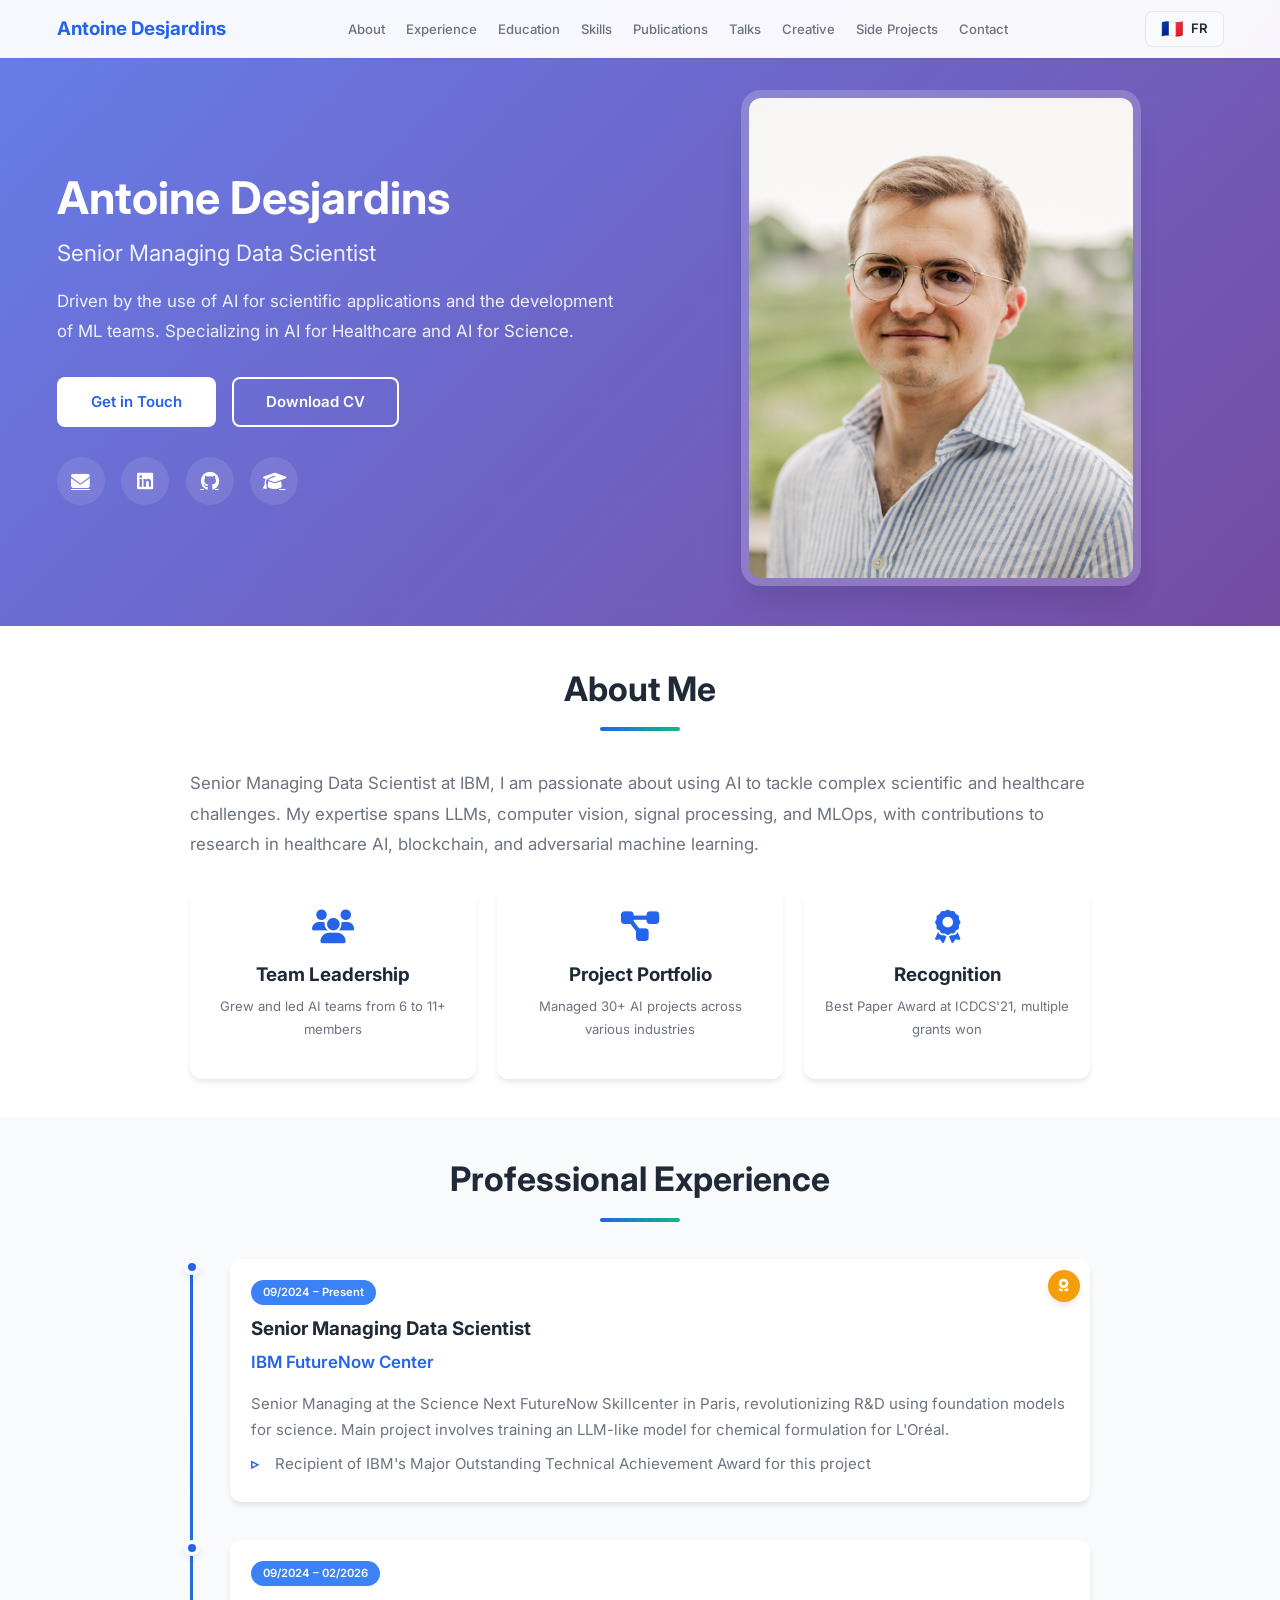
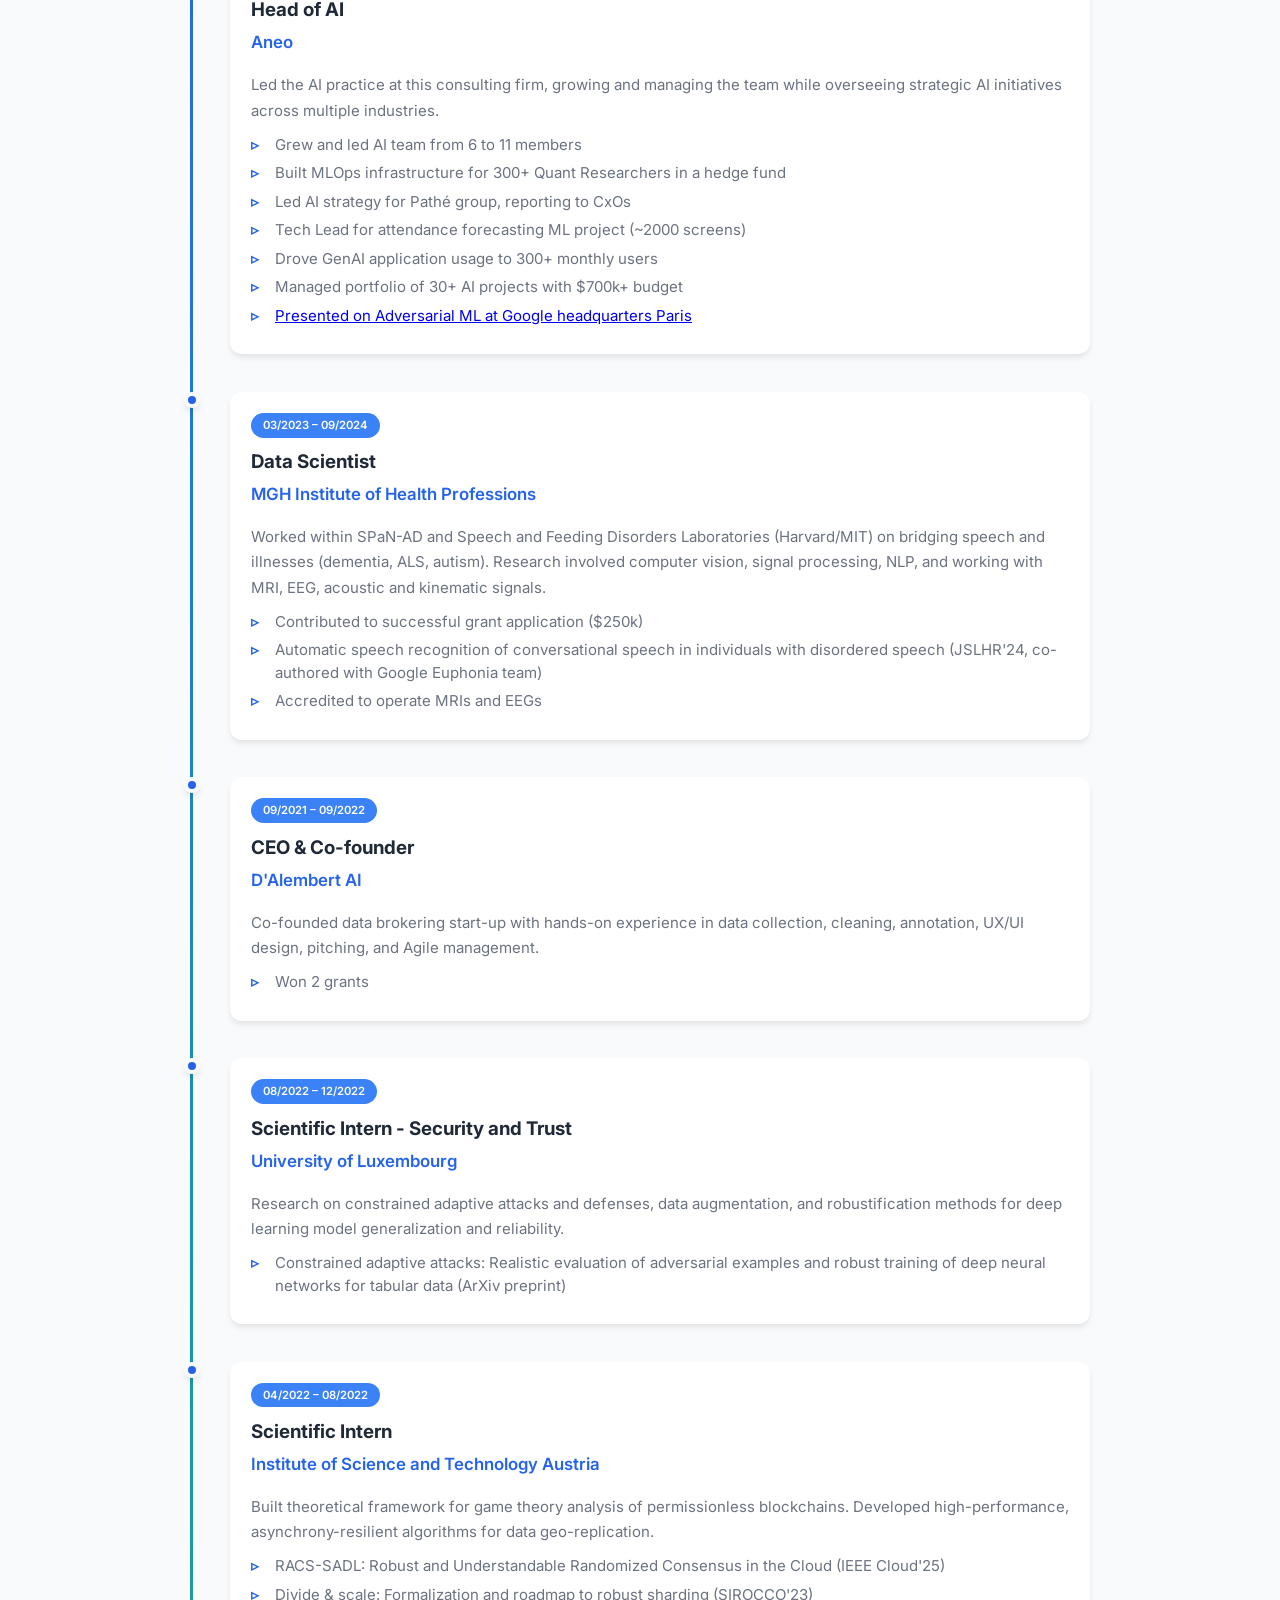
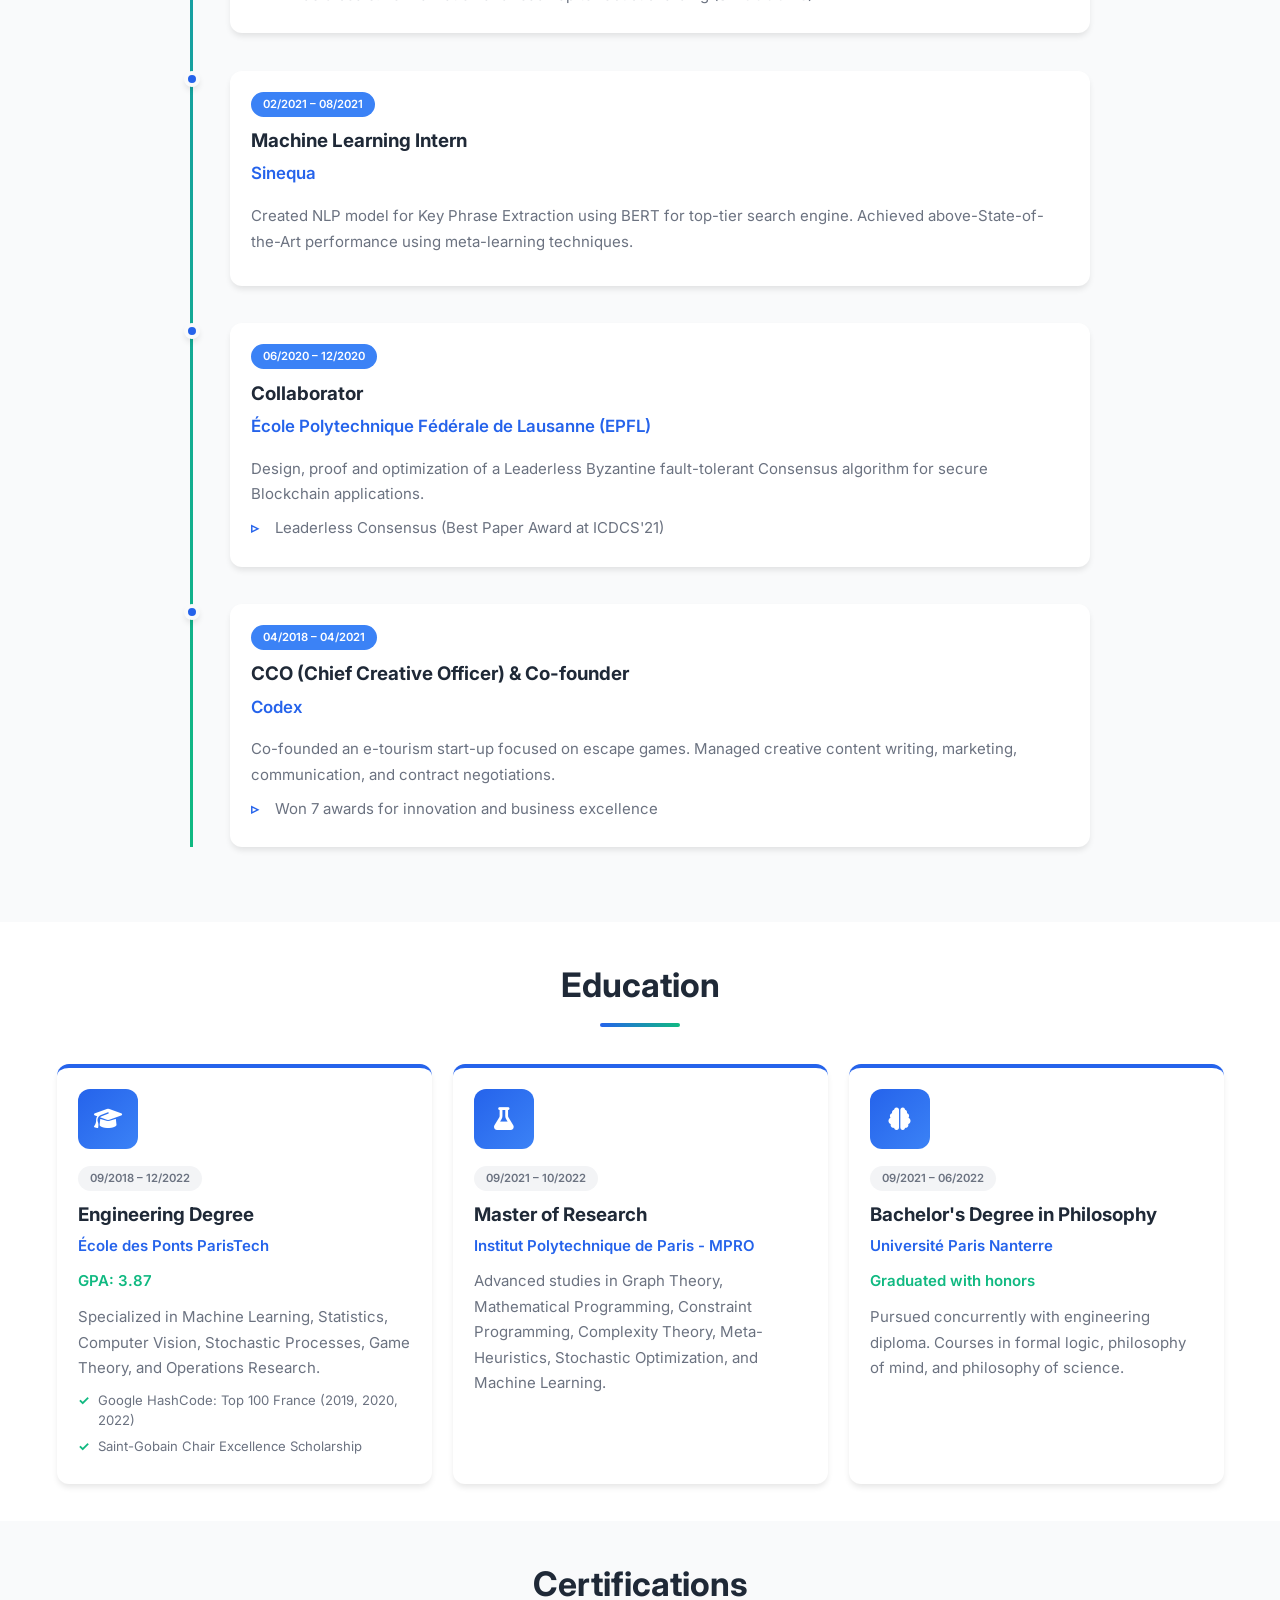
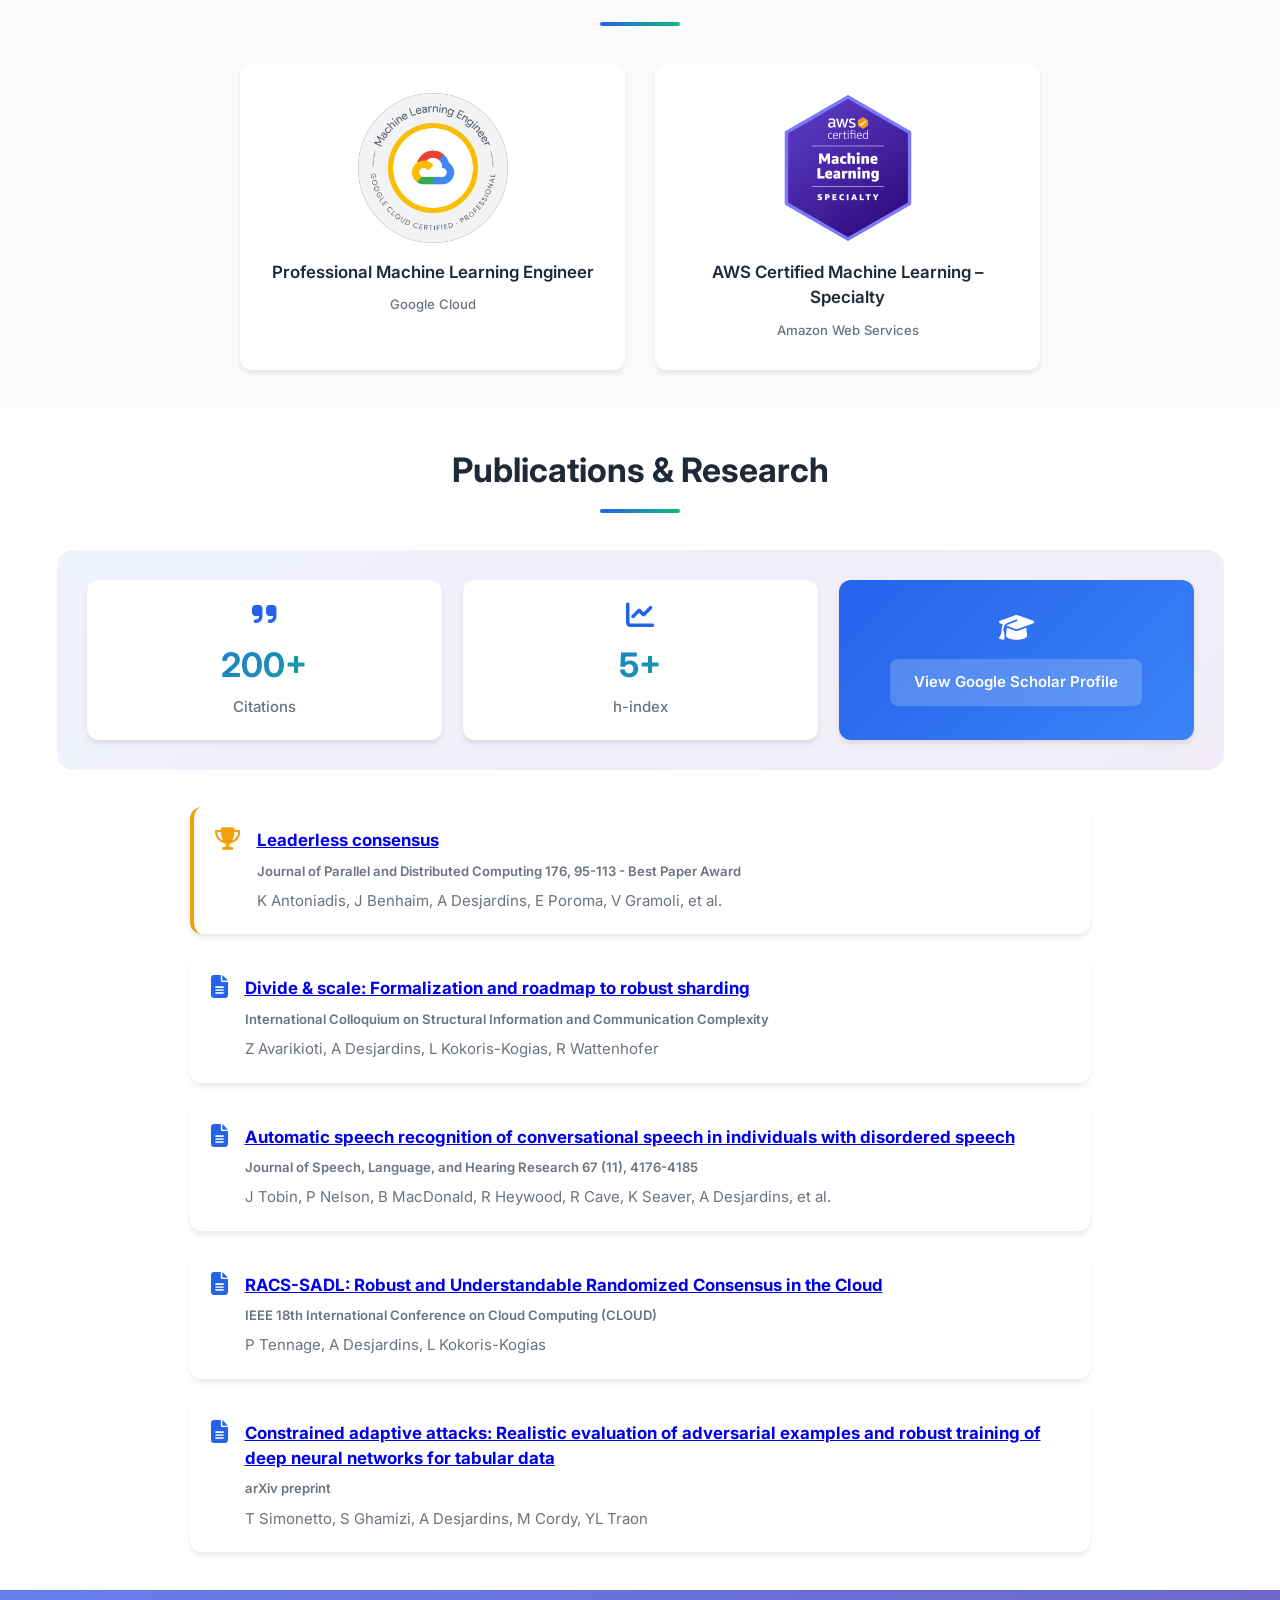
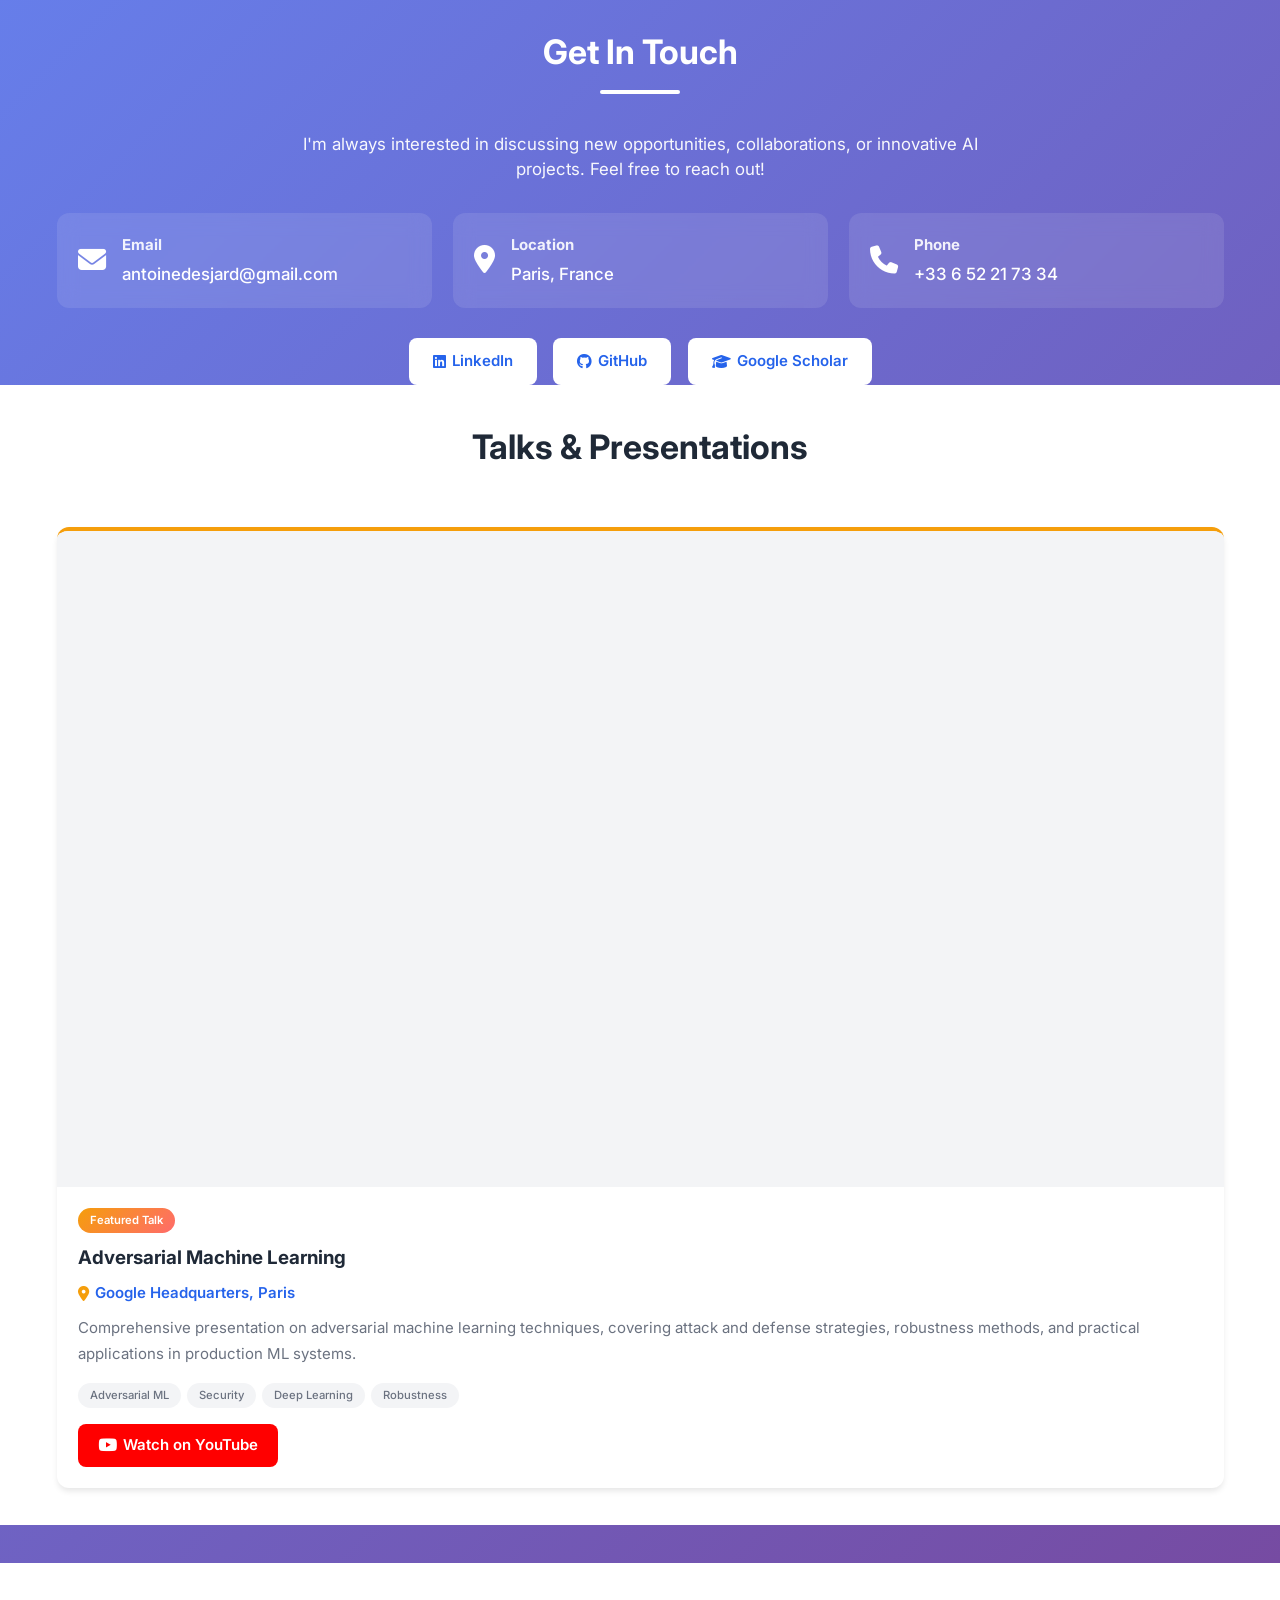
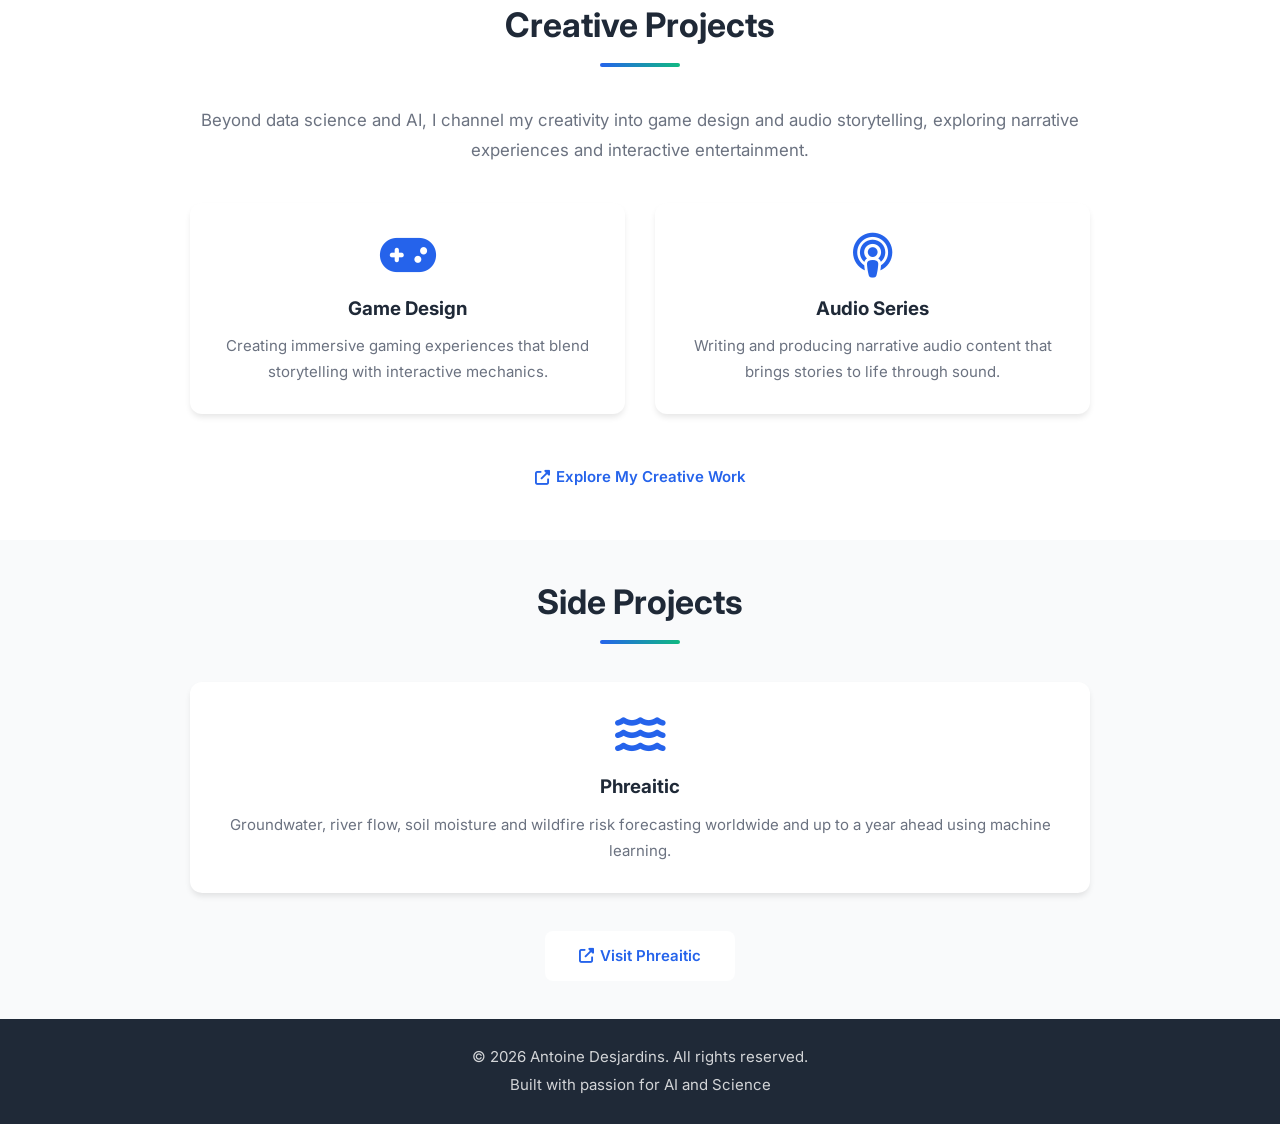
<file: index.html>
<!DOCTYPE html>
<html lang="en">
<head>
    <meta charset="UTF-8">
    <meta name="viewport" content="width=device-width, initial-scale=1.0">
    <meta name="description" content="Antoine Desjardins - Senior Managing Data Scientist specializing in AI for Healthcare and AI for Science">
    <link rel="alternate" hreflang="fr" href="index-fr.html">
    <link rel="alternate" hreflang="en" href="index.html">
    <meta name="author" content="Antoine Desjardins">
    <title>Antoine Desjardins | Data Scientist & AI Expert</title>
    <link rel="stylesheet" href="styles.css">
    <link rel="preconnect" href="https://fonts.googleapis.com">
    <link rel="preconnect" href="https://fonts.gstatic.com" crossorigin>
    <link href="https://fonts.googleapis.com/css2?family=Inter:wght@300;400;500;600;700&display=swap" rel="stylesheet">
    <link rel="stylesheet" href="https://cdnjs.cloudflare.com/ajax/libs/font-awesome/6.4.0/css/all.min.css">
</head>
<body>
    <!-- Navigation -->
    <nav class="navbar">
        <div class="container">
            <div class="nav-brand">Antoine Desjardins</div>
            <ul class="nav-menu">
                <li><a href="#about" class="nav-link">About</a></li>
                <li><a href="#experience" class="nav-link">Experience</a></li>
                <li><a href="#education" class="nav-link">Education</a></li>
                <li><a href="#skills" class="nav-link">Skills</a></li>
                <li><a href="#publications" class="nav-link">Publications</a></li>
                <li><a href="#talks" class="nav-link">Talks</a></li>
                <li><a href="#creative" class="nav-link">Creative</a></li>
                <li><a href="#side-projects" class="nav-link">Side Projects</a></li>
                <li><a href="#contact" class="nav-link">Contact</a></li>
            </ul>
            <a href="index-fr.html" class="language-switcher" aria-label="Switch to French">
                <span class="lang-icon">🇫🇷</span>
                <span class="lang-text">FR</span>
            </a>
            <div class="hamburger">
                <span></span>
                <span></span>
                <span></span>
            </div>
        </div>
    </nav>

    <!-- Hero Section -->
    <section id="hero" class="hero">
        <div class="container">
            <div class="hero-content">
                <div class="hero-text">
                    <h1 class="hero-title">Antoine Desjardins</h1>
                    <h2 class="hero-subtitle">Senior Managing Data Scientist</h2>
                    <p class="hero-description">
                        Driven by the use of AI for scientific applications and the development of ML teams. 
                        Specializing in AI for Healthcare and AI for Science.
                    </p>
                    <div class="hero-buttons">
                        <a href="#contact" class="btn btn-primary">Get in Touch</a>
                        <a href="CV - IBM.pdf" class="btn btn-secondary" download>Download CV</a>
                    </div>
                    <div class="social-links">
                        <a href="mailto:antoinedesjard@gmail.com" aria-label="Email" title="Email">
                            <i class="fas fa-envelope"></i>
                        </a>
                        <a href="https://www.linkedin.com/in/antoine-desjardins-3963a1163/" target="_blank" rel="noopener noreferrer" aria-label="LinkedIn" title="LinkedIn">
                            <i class="fab fa-linkedin"></i>
                        </a>
                        <a href="https://github.com/boumpteryx" target="_blank" rel="noopener noreferrer" aria-label="GitHub" title="GitHub">
                            <i class="fab fa-github"></i>
                        </a>
                        <a href="https://scholar.google.com/citations?user=nVxMgD4AAAAJ&hl=en" target="_blank" rel="noopener noreferrer" aria-label="Google Scholar" title="Google Scholar">
                            <i class="fas fa-graduation-cap"></i>
                        </a>
                    </div>
                </div>
                <div class="hero-image">
                    <img src="0141_Colombre-Antoine-Villandry-141.jpg" alt="Antoine Desjardins" class="profile-img">
                </div>
            </div>
        </div>
    </section>

    <!-- About Section -->
    <section id="about" class="section about">
        <div class="container">
            <h2 class="section-title">About Me</h2>
            <div class="about-content">
                <p>
                    Senior Managing Data Scientist at IBM, I am passionate about using AI to tackle complex scientific
                    and healthcare challenges. My expertise spans LLMs, computer vision, signal processing, and MLOps,
                    with contributions to research in healthcare AI, blockchain, and adversarial machine learning.
                </p>
                <div class="highlights">
                    <div class="highlight-item">
                        <i class="fas fa-users"></i>
                        <h3>Team Leadership</h3>
                        <p>Grew and led AI teams from 6 to 11+ members</p>
                    </div>
                    <div class="highlight-item">
                        <i class="fas fa-project-diagram"></i>
                        <h3>Project Portfolio</h3>
                        <p>Managed 30+ AI projects across various industries</p>
                    </div>
                    <div class="highlight-item">
                        <i class="fas fa-award"></i>
                        <h3>Recognition</h3>
                        <p>Best Paper Award at ICDCS'21, multiple grants won</p>
                    </div>
                </div>
            </div>
        </div>
    </section>

    <!-- Experience Section -->
    <section id="experience" class="section experience">
        <div class="container">
            <h2 class="section-title">Professional Experience</h2>
            <div class="timeline">
                <div class="timeline-item">
                    <div class="timeline-marker"></div>
                    <div class="timeline-content">
                        <span class="award-badge" title="IBM Major Outstanding Technical Achievement Award"><i class="fas fa-award"></i></span>
                        <span class="timeline-date">09/2024 – Present</span>
                        <h3>Senior Managing Data Scientist</h3>
                        <h4>IBM FutureNow Center</h4>
                        <p>
                            Senior Managing at the Science Next FutureNow Skillcenter in Paris, revolutionizing R&D using foundation
                            models for science. Main project involves training an LLM-like model for chemical formulation
                            for L'Oréal.
                        </p>
                        <ul>
                            <li>Recipient of IBM's Major Outstanding Technical Achievement Award for this project</li>
                        </ul>
                    </div>
                </div>

                <div class="timeline-item">
                    <div class="timeline-marker"></div>
                    <div class="timeline-content">
                        <span class="timeline-date">09/2024 – 02/2026</span>
                        <h3>Head of AI</h3>
                        <h4>Aneo</h4>
                        <p>
                            Led the AI practice at this consulting firm, growing and managing the team while overseeing strategic AI initiatives across multiple industries.
                        </p>
                        <ul>
                            <li>Grew and led AI team from 6 to 11 members</li>
                            <li>Built MLOps infrastructure for 300+ Quant Researchers in a hedge fund</li>
                            <li>Led AI strategy for Pathé group, reporting to CxOs</li>
                            <li>Tech Lead for attendance forecasting ML project (~2000 screens)</li>
                            <li>Drove GenAI application usage to 300+ monthly users</li>
                            <li>Managed portfolio of 30+ AI projects with $700k+ budget</li>
                            <li><a href="#talks">Presented on Adversarial ML at Google headquarters Paris</a></li>
                        </ul>
                    </div>
                </div>

                <div class="timeline-item">
                    <div class="timeline-marker"></div>
                    <div class="timeline-content">
                        <span class="timeline-date">03/2023 – 09/2024</span>
                        <h3>Data Scientist</h3>
                        <h4>MGH Institute of Health Professions</h4>
                        <p>
                            Worked within SPaN-AD and Speech and Feeding Disorders Laboratories (Harvard/MIT) on bridging speech and
                            illnesses (dementia, ALS, autism). Research involved computer vision, signal processing, NLP,
                            and working with MRI, EEG, acoustic and kinematic signals.
                        </p>
                        <ul>
                            <li>Contributed to successful grant application ($250k)</li>
                            <li>Automatic speech recognition of conversational speech in individuals with disordered speech (JSLHR'24, co-authored with Google Euphonia team)</li>
                            <li>Accredited to operate MRIs and EEGs</li>
                        </ul>
                    </div>
                </div>

                <div class="timeline-item">
                    <div class="timeline-marker"></div>
                    <div class="timeline-content">
                        <span class="timeline-date">09/2021 – 09/2022</span>
                        <h3>CEO & Co-founder</h3>
                        <h4>D'Alembert AI</h4>
                        <p>
                            Co-founded data brokering start-up with hands-on experience in data collection, cleaning,
                            annotation, UX/UI design, pitching, and Agile management.
                        </p>
                        <ul>
                            <li>Won 2 grants</li>
                        </ul>
                    </div>
                </div>

                <div class="timeline-item">
                    <div class="timeline-marker"></div>
                    <div class="timeline-content">
                        <span class="timeline-date">08/2022 – 12/2022</span>
                        <h3>Scientific Intern - Security and Trust</h3>
                        <h4>University of Luxembourg</h4>
                        <p>
                            Research on constrained adaptive attacks and defenses, data augmentation, and robustification
                            methods for deep learning model generalization and reliability.
                        </p>
                        <ul>
                            <li>Constrained adaptive attacks: Realistic evaluation of adversarial examples and robust training of deep neural networks for tabular data (ArXiv preprint)</li>
                        </ul>
                    </div>
                </div>

                <div class="timeline-item">
                    <div class="timeline-marker"></div>
                    <div class="timeline-content">
                        <span class="timeline-date">04/2022 – 08/2022</span>
                        <h3>Scientific Intern</h3>
                        <h4>Institute of Science and Technology Austria</h4>
                        <p>
                            Built theoretical framework for game theory analysis of permissionless blockchains.
                            Developed high-performance, asynchrony-resilient algorithms for data geo-replication.
                        </p>
                        <ul>
                            <li>RACS-SADL: Robust and Understandable Randomized Consensus in the Cloud (IEEE Cloud'25)</li>
                            <li>Divide & scale: Formalization and roadmap to robust sharding (SIROCCO'23)</li>
                        </ul>
                    </div>
                </div>

                <div class="timeline-item">
                    <div class="timeline-marker"></div>
                    <div class="timeline-content">
                        <span class="timeline-date">02/2021 – 08/2021</span>
                        <h3>Machine Learning Intern</h3>
                        <h4>Sinequa</h4>
                        <p>
                            Created NLP model for Key Phrase Extraction using BERT for top-tier search engine.
                            Achieved above-State-of-the-Art performance using meta-learning techniques.
                        </p>
                    </div>
                </div>

                <div class="timeline-item">
                    <div class="timeline-marker"></div>
                    <div class="timeline-content">
                        <span class="timeline-date">06/2020 – 12/2020</span>
                        <h3>Collaborator</h3>
                        <h4>École Polytechnique Fédérale de Lausanne (EPFL)</h4>
                        <p>
                            Design, proof and optimization of a Leaderless Byzantine fault-tolerant Consensus algorithm for secure Blockchain applications.
                        </p>
                        <ul>
                            <li>Leaderless Consensus (Best Paper Award at ICDCS'21)</li>
                        </ul>
                    </div>
                </div>

                <div class="timeline-item">
                    <div class="timeline-marker"></div>
                    <div class="timeline-content">
                        <span class="timeline-date">04/2018 – 04/2021</span>
                        <h3>CCO (Chief Creative Officer) & Co-founder</h3>
                        <h4>Codex</h4>
                        <p>
                            Co-founded an e-tourism start-up focused on escape games. Managed creative content writing, 
                            marketing, communication, and contract negotiations.
                        </p>
                        <ul>
                            <li>Won 7 awards for innovation and business excellence</li>
                        </ul>
                    </div>
                </div>

                </div>
            </div>
        </div>
    </section>

    <!-- Education Section -->
    <section id="education" class="section education">
        <div class="container">
            <h2 class="section-title">Education</h2>
            <div class="education-grid">
                <div class="education-card">
                    <div class="education-icon">
                        <i class="fas fa-graduation-cap"></i>
                    </div>
                    <span class="education-date">09/2018 – 12/2022</span>
                    <h3>Engineering Degree</h3>
                    <h4>École des Ponts ParisTech</h4>
                    <p class="gpa">GPA: 3.87</p>
                    <p>
                        Specialized in Machine Learning, Statistics, Computer Vision, Stochastic Processes, 
                        Game Theory, and Operations Research.
                    </p>
                    <ul>
                        <li>Google HashCode: Top 100 France (2019, 2020, 2022)</li>
                        <li>Saint-Gobain Chair Excellence Scholarship</li>
                    </ul>
                </div>

                <div class="education-card">
                    <div class="education-icon">
                        <i class="fas fa-flask"></i>
                    </div>
                    <span class="education-date">09/2021 – 10/2022</span>
                    <h3>Master of Research</h3>
                    <h4>Institut Polytechnique de Paris - MPRO</h4>
                    <p>
                        Advanced studies in Graph Theory, Mathematical Programming, Constraint Programming, 
                        Complexity Theory, Meta-Heuristics, Stochastic Optimization, and Machine Learning.
                    </p>
                </div>

                <div class="education-card">
                    <div class="education-icon">
                        <i class="fas fa-brain"></i>
                    </div>
                    <span class="education-date">09/2021 – 06/2022</span>
                    <h3>Bachelor's Degree in Philosophy</h3>
                    <h4>Université Paris Nanterre</h4>
                    <p class="gpa">Graduated with honors</p>
                    <p>
                        Pursued concurrently with engineering diploma. Courses in formal logic, philosophy of
                        mind, and philosophy of science.
                    </p>
                </div>
            </div>
        </div>
    </section>

    <!-- Skills Section -->
    <section id="skills" class="section skills">
        <div class="container">
            <h2 class="section-title">Certifications</h2>
            <div class="certifications-grid">
                <a href="https://www.credly.com/users/antoine-desjardins" target="_blank" rel="noopener noreferrer" class="certification-card">
                    <img src="GCP_certif.png" alt="Professional Machine Learning Engineer" class="cert-badge">
                    <h3>Professional Machine Learning Engineer</h3>
                    <p class="cert-issuer">Google Cloud</p>
                </a>

                <a href="https://www.credly.com/users/antoine-desjardins" target="_blank" rel="noopener noreferrer" class="certification-card">
                    <img src="AWS_certif.png" alt="AWS Certified Machine Learning – Specialty" class="cert-badge">
                    <h3>AWS Certified Machine Learning – Specialty</h3>
                    <p class="cert-issuer">Amazon Web Services</p>
                </a>
            </div>
        </div>
    </section>

    <!-- Publications Section -->
    <section id="publications" class="section publications">
        <div class="container">
            <h2 class="section-title">Publications & Research</h2>
            
            <!-- Research Impact Stats -->
            <div class="research-stats">
                <div class="stat-card">
                    <i class="fas fa-quote-right"></i>
                    <div class="stat-number">200+</div>
                    <div class="stat-label">Citations</div>
                </div>
                <div class="stat-card">
                    <i class="fas fa-chart-line"></i>
                    <div class="stat-number">5+</div>
                    <div class="stat-label">h-index</div>
                </div>
                <div class="stat-card scholar-link">
                    <i class="fas fa-graduation-cap"></i>
                    <a href="https://scholar.google.com/citations?user=nVxMgD4AAAAJ&hl=en" target="_blank" rel="noopener noreferrer" class="scholar-btn">
                        View Google Scholar Profile
                    </a>
                </div>
            </div>

            <div class="publications-list">
                <div class="publication-item award">
                    <i class="fas fa-trophy"></i>
                    <div class="publication-content">
                        <h3><a href="https://infoscience.epfl.ch/record/282657?ln=en" target="_blank" rel="noopener noreferrer">Leaderless consensus</a></h3>
                        <p class="publication-venue">Journal of Parallel and Distributed Computing 176, 95-113 - Best Paper Award</p>
                        <p class="publication-authors">K Antoniadis, J Benhaim, A Desjardins, E Poroma, V Gramoli, et al.</p>
                    </div>
                </div>

                <div class="publication-item">
                    <i class="fas fa-file-alt"></i>
                    <div class="publication-content">
                        <h3><a href="https://link.springer.com/chapter/10.1007/978-3-031-32733-9_10" target="_blank" rel="noopener noreferrer">Divide & scale: Formalization and roadmap to robust sharding</a></h3>
                        <p class="publication-venue">International Colloquium on Structural Information and Communication Complexity</p>
                        <p class="publication-authors">Z Avarikioti, A Desjardins, L Kokoris-Kogias, R Wattenhofer</p>
                    </div>
                </div>

                <div class="publication-item">
                    <i class="fas fa-file-alt"></i>
                    <div class="publication-content">
                        <h3><a href="https://pubs.asha.org/doi/abs/10.1044/2024_JSLHR-24-00045" target="_blank" rel="noopener noreferrer">Automatic speech recognition of conversational speech in individuals with disordered speech</a></h3>
                        <p class="publication-venue">Journal of Speech, Language, and Hearing Research 67 (11), 4176-4185</p>
                        <p class="publication-authors">J Tobin, P Nelson, B MacDonald, R Heywood, R Cave, K Seaver, A Desjardins, et al.</p>
                    </div>
                </div>

                <div class="publication-item">
                    <i class="fas fa-file-alt"></i>
                    <div class="publication-content">
                        <h3><a href="https://arxiv.org/abs/2209.06152" target="_blank" rel="noopener noreferrer">RACS-SADL: Robust and Understandable Randomized Consensus in the Cloud</a></h3>
                        <p class="publication-venue">IEEE 18th International Conference on Cloud Computing (CLOUD)</p>
                        <p class="publication-authors">P Tennage, A Desjardins, L Kokoris-Kogias</p>
                    </div>
                </div>

                <div class="publication-item">
                    <i class="fas fa-file-alt"></i>
                    <div class="publication-content">
                        <h3><a href="https://arxiv.org/abs/2311.04503" target="_blank" rel="noopener noreferrer">Constrained adaptive attacks: Realistic evaluation of adversarial examples and robust training of deep neural networks for tabular data</a></h3>
                        <p class="publication-venue">arXiv preprint</p>
                        <p class="publication-authors">T Simonetto, S Ghamizi, A Desjardins, M Cordy, YL Traon</p>
                    </div>
                </div>
            </div>
        </div>
    </section>

    <!-- Contact Section -->
    <section id="contact" class="section contact">
        <div class="container">
            <h2 class="section-title">Get In Touch</h2>
            <div class="contact-content">
                <p class="contact-intro">
                    I'm always interested in discussing new opportunities, collaborations, or innovative AI projects. 
                    Feel free to reach out!
                </p>
                <div class="contact-info">
                    <div class="contact-item">
                        <i class="fas fa-envelope"></i>
                        <div>
                            <h3>Email</h3>
                            <a href="mailto:antoinedesjard@gmail.com">antoinedesjard@gmail.com</a>
                        </div>
                    </div>
                    <div class="contact-item">
                        <i class="fas fa-map-marker-alt"></i>
                        <div>
                            <h3>Location</h3>
                            <p>Paris, France</p>
                        </div>
                    </div>
                    <div class="contact-item">
                        <i class="fas fa-phone"></i>
                        <div>
                            <h3>Phone</h3>
                            <a href="tel:+33652217334">+33 6 52 21 73 34</a>
                        </div>
                    </div>
                </div>
                <div class="contact-social">
                    <a href="https://www.linkedin.com/in/antoine-desjardins-3963a1163/" target="_blank" rel="noopener noreferrer" class="social-btn">
                        <i class="fab fa-linkedin"></i> LinkedIn
                    </a>
                    <a href="https://github.com/boumpteryx" target="_blank" rel="noopener noreferrer" class="social-btn">
                        <i class="fab fa-github"></i> GitHub
                    </a>
                    <a href="https://scholar.google.com/citations?user=nVxMgD4AAAAJ&hl=en" target="_blank" rel="noopener noreferrer" class="social-btn">
                        <i class="fas fa-graduation-cap"></i> Google Scholar
                    </a>
                </div>
            </div>
        </div>

    <!-- Talks & Presentations Section -->
    <section id="talks" class="section talks">
        <div class="container">
            <h2 class="section-title">Talks & Presentations</h2>
            <div class="talks-grid">
                <div class="talk-card featured">
                    <div class="talk-thumbnail">
                        <iframe width="100%" height="315" src="https://www.youtube.com/embed/jr0bFTz7WnA" title="Adversarial ML Presentation at Google" frameborder="0" allow="accelerometer; autoplay; clipboard-write; encrypted-media; gyroscope; picture-in-picture; web-share" allowfullscreen></iframe>
                    </div>
                    <div class="talk-content">
                        <span class="talk-badge">Featured Talk</span>
                        <h3>Adversarial Machine Learning</h3>
                        <p class="talk-venue"><i class="fas fa-map-marker-alt"></i> Google Headquarters, Paris</p>
                        <p class="talk-description">
                            Comprehensive presentation on adversarial machine learning techniques, covering attack and defense 
                            strategies, robustness methods, and practical applications in production ML systems.
                        </p>
                        <div class="talk-tags">
                            <span class="tag">Adversarial ML</span>
                            <span class="tag">Security</span>
                            <span class="tag">Deep Learning</span>
                            <span class="tag">Robustness</span>
                        </div>
                        <a href="https://www.youtube.com/watch?v=jr0bFTz7WnA" target="_blank" rel="noopener noreferrer" class="talk-link">
                            <i class="fab fa-youtube"></i> Watch on YouTube
                        </a>
                    </div>
                </div>
            </div>
        </div>
    </section>
    </section>

    <!-- Creative Projects Section -->
    <section id="creative" class="section creative">
        <div class="container">
            <h2 class="section-title">Creative Projects</h2>
            <div class="creative-content">
                <p class="creative-intro">
                    Beyond data science and AI, I channel my creativity into game design and audio storytelling,
                    exploring narrative experiences and interactive entertainment.
                </p>
                <div class="creative-grid">
                    <div class="creative-card">
                        <i class="fas fa-gamepad"></i>
                        <h3>Game Design</h3>
                        <p>Creating immersive gaming experiences that blend storytelling with interactive mechanics.</p>
                    </div>
                    <div class="creative-card">
                        <i class="fas fa-podcast"></i>
                        <h3>Audio Series</h3>
                        <p>Writing and producing narrative audio content that brings stories to life through sound.</p>
                    </div>
                </div>
                <div class="creative-link">
                    <a href="https://www.quacelanetienne.com/" target="_blank" rel="noopener noreferrer" class="btn btn-primary">
                        <i class="fas fa-external-link-alt"></i> Explore My Creative Work
                    </a>
                </div>
            </div>
        </div>
    </section>

    <!-- Side Projects Section -->
    <section id="side-projects" class="section side-projects">
        <div class="container">
            <h2 class="section-title">Side Projects</h2>
            <div class="creative-content">
                <div class="creative-grid">
                    <div class="creative-card">
                        <i class="fas fa-water"></i>
                        <h3>Phreaitic</h3>
                        <p>
                            Groundwater, river flow, soil moisture and wildfire risk forecasting worldwide and up to a
                            year ahead using machine learning.
                        </p>
                    </div>
                </div>
                <div class="creative-link">
                    <a href="https://phreaitic.github.io/" target="_blank" rel="noopener noreferrer" class="btn btn-primary">
                        <i class="fas fa-external-link-alt"></i> Visit Phreaitic
                    </a>
                </div>
            </div>
        </div>
    </section>

    <!-- Footer -->
    <footer class="footer">
        <div class="container">
            <p>&copy; 2026 Antoine Desjardins. All rights reserved.</p>
            <p>Built with passion for AI and Science</p>
        </div>
    </footer>

    <script src="script.js"></script>
</body>
</html>
</file>
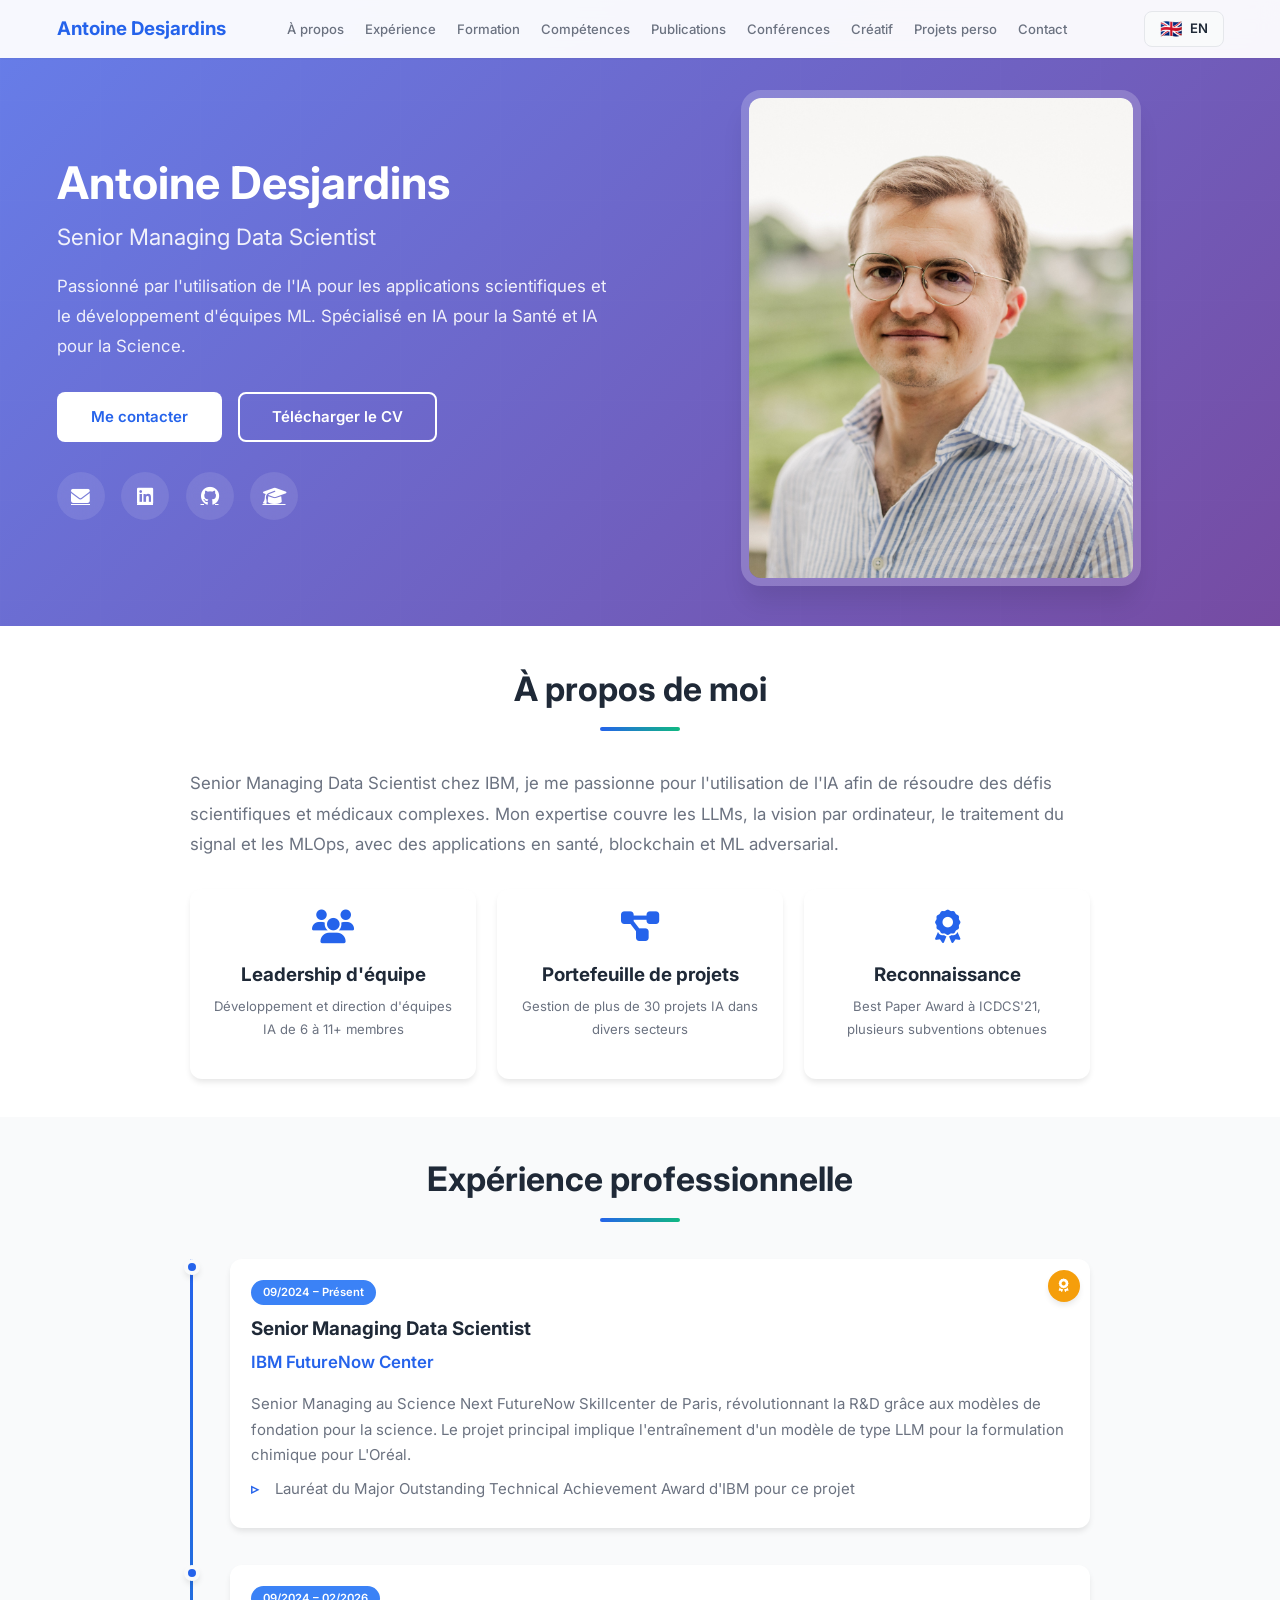
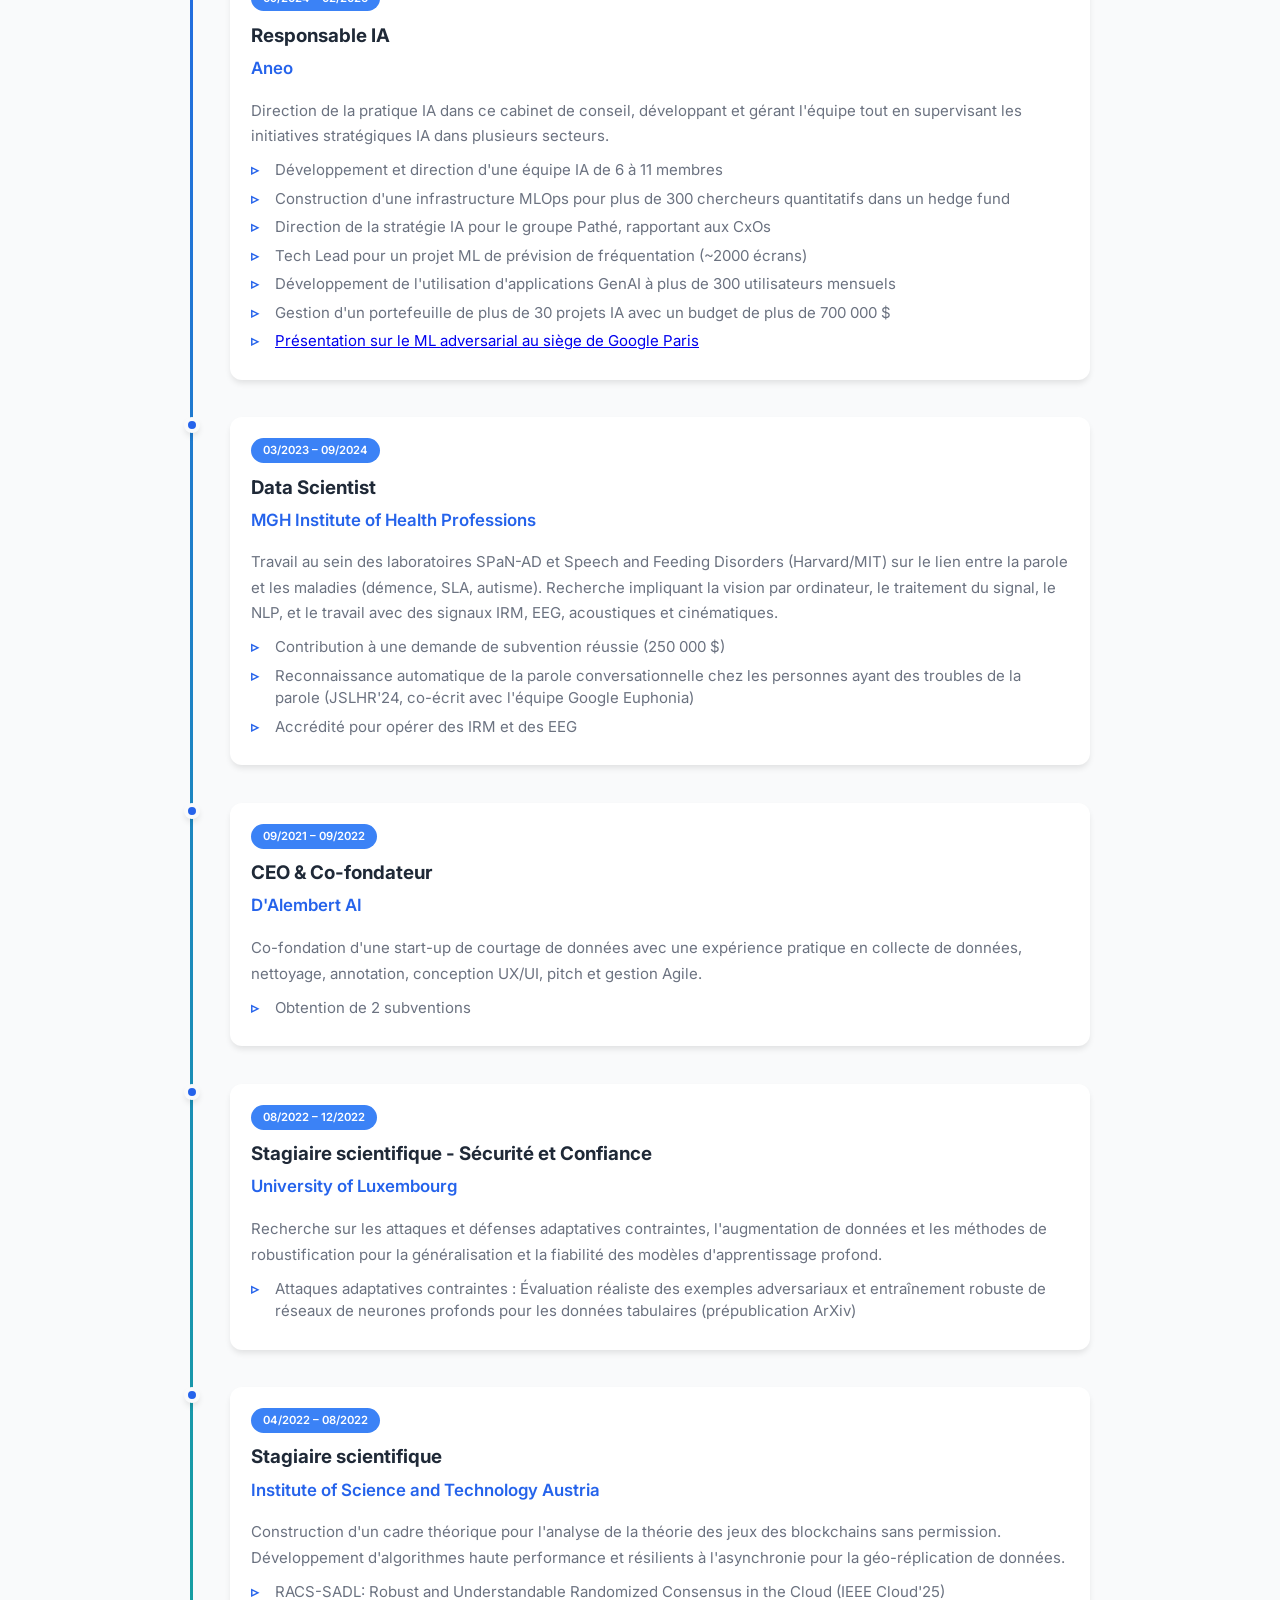
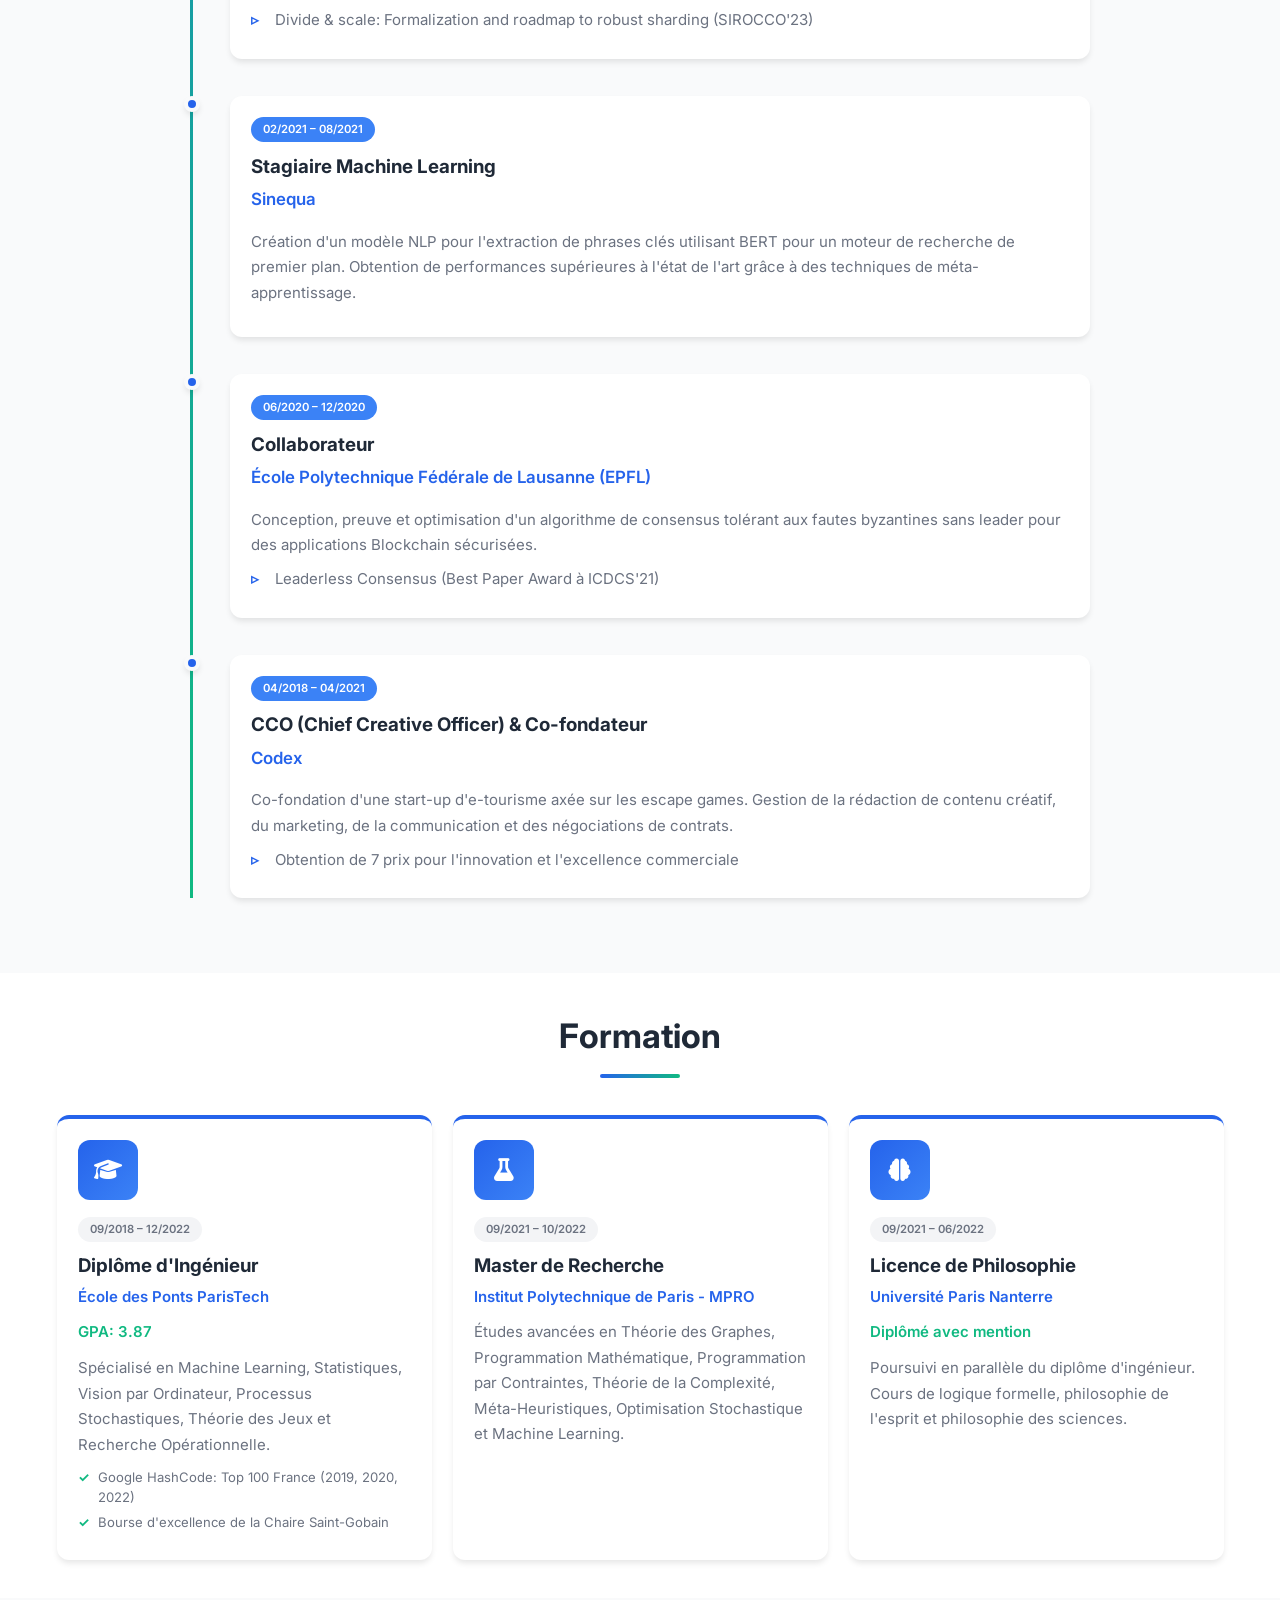
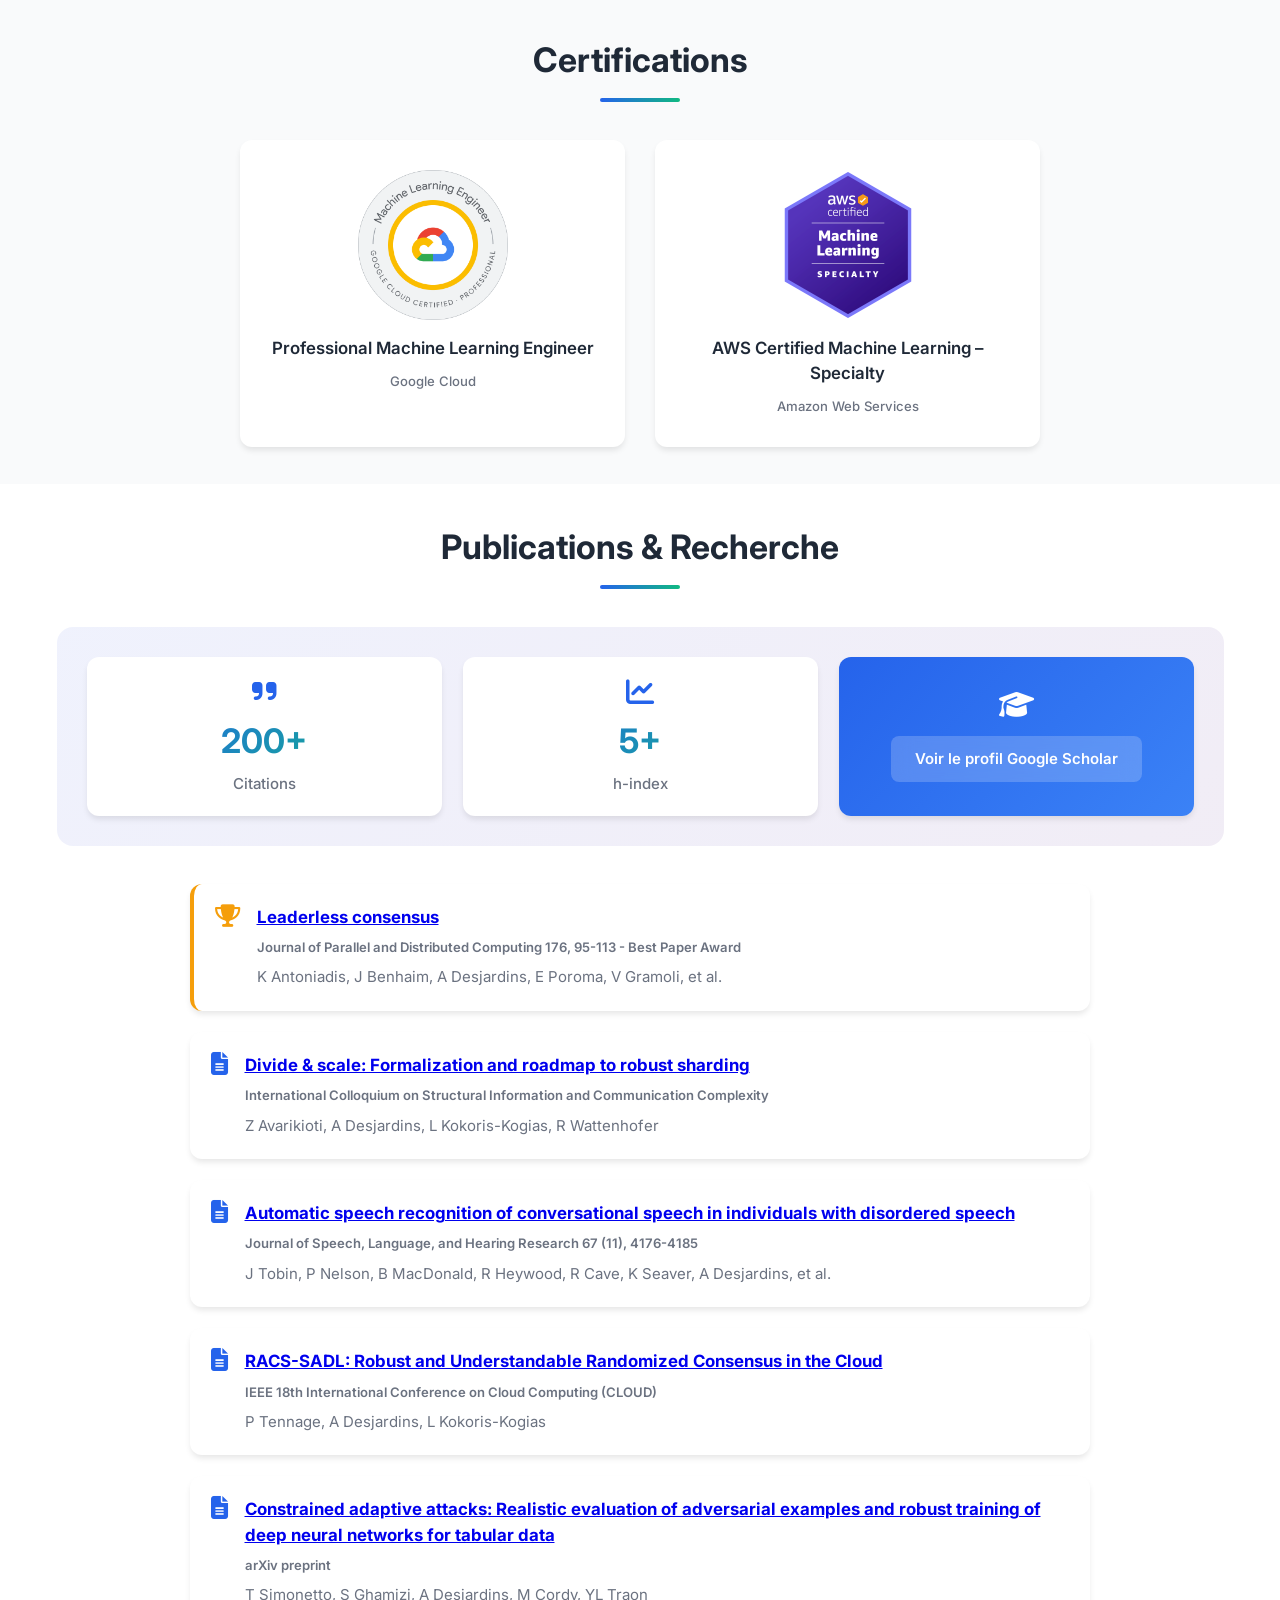
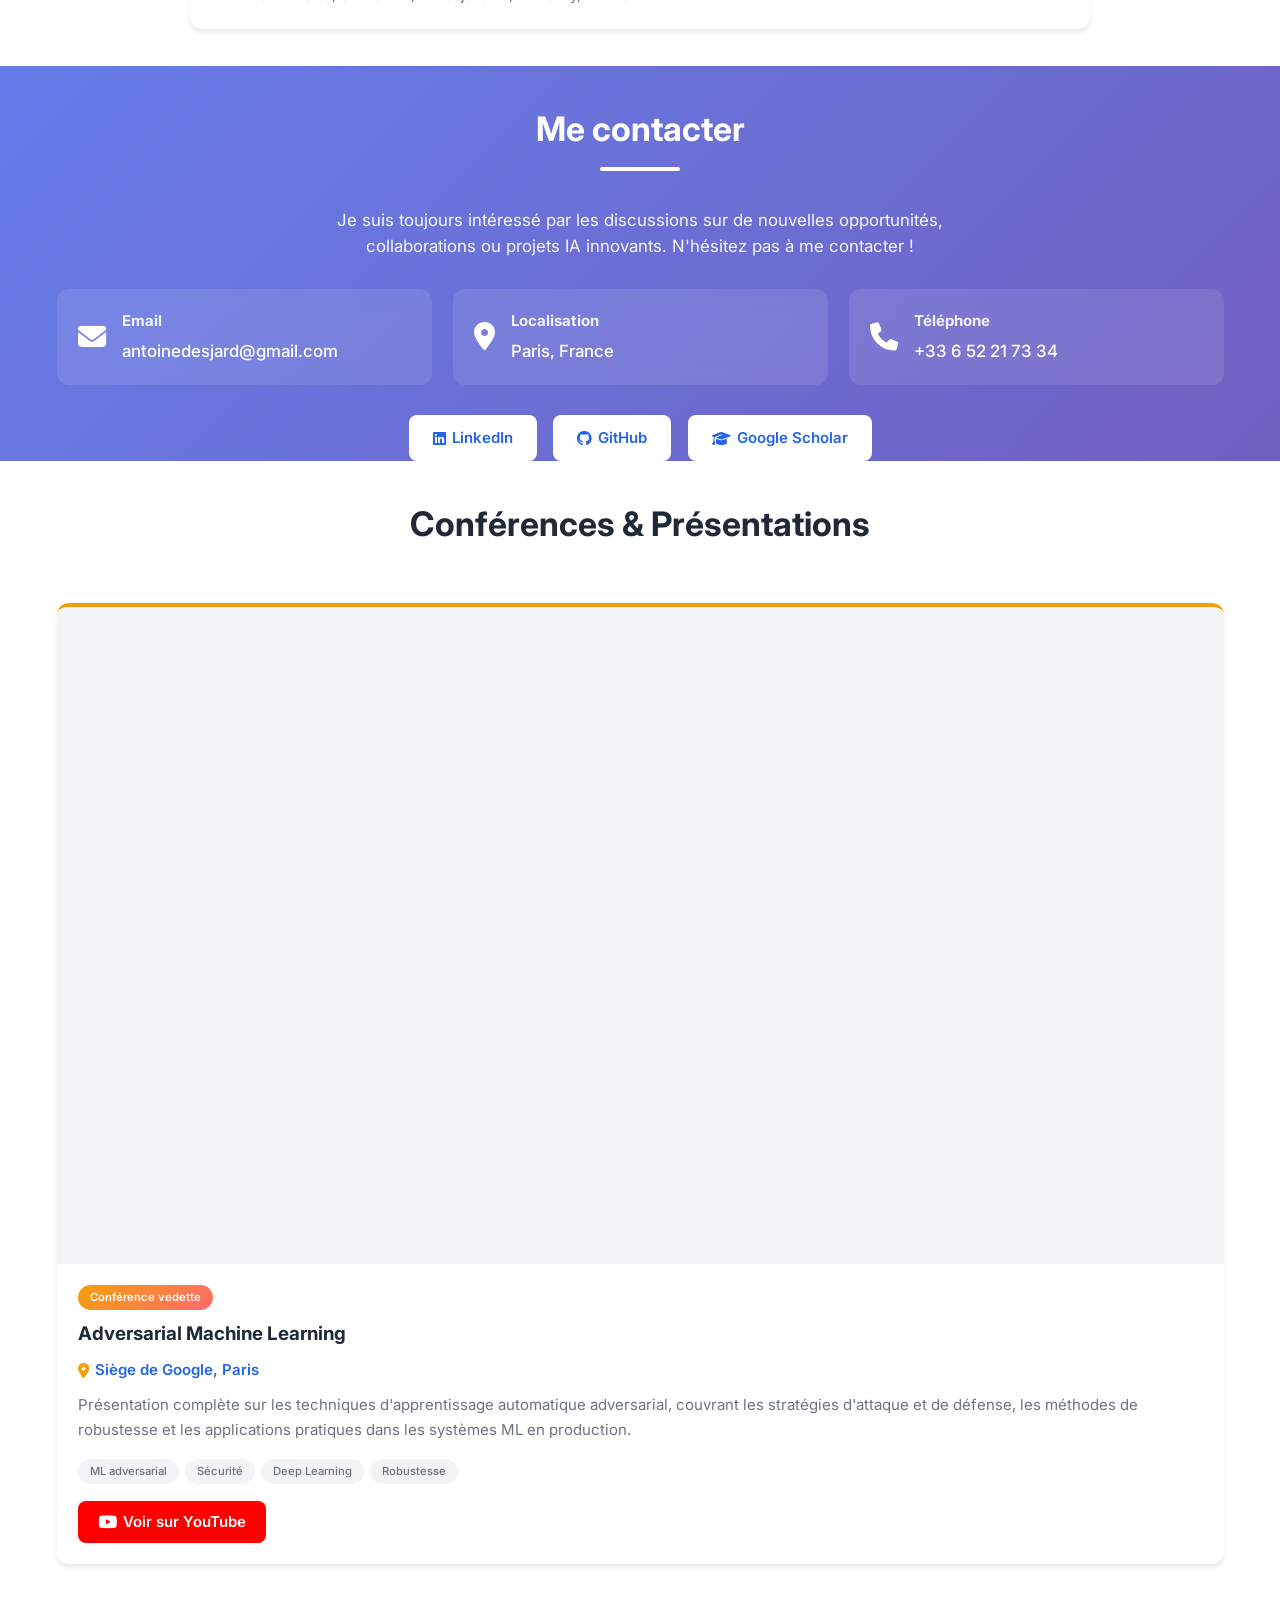
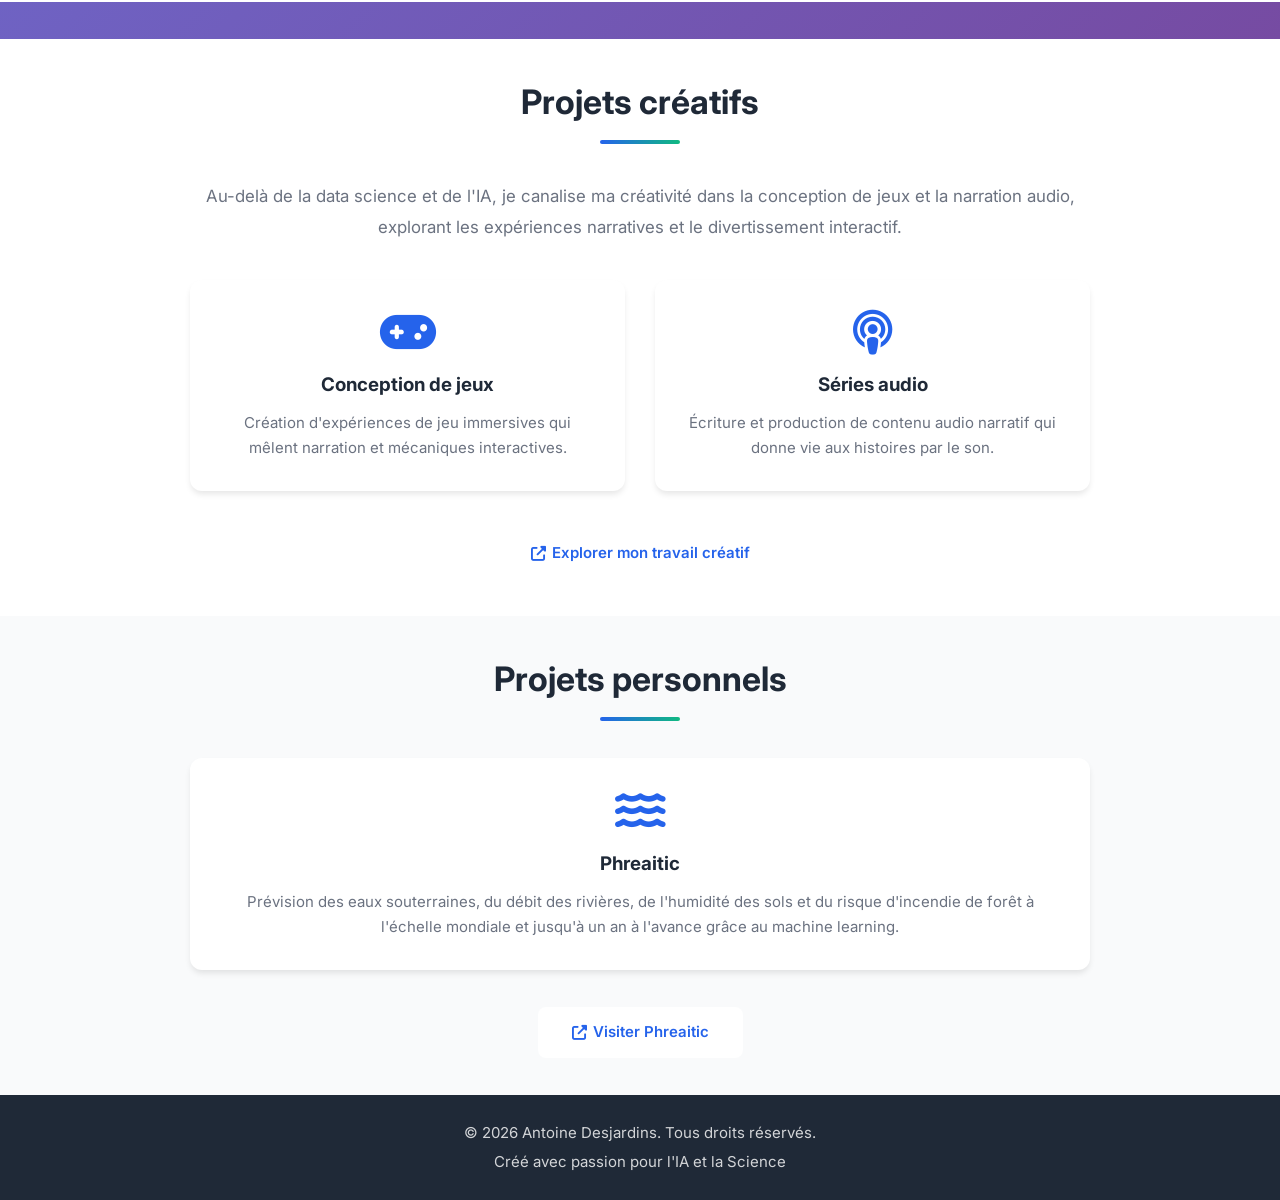
<file: index-fr.html>
<!DOCTYPE html>
<html lang="fr">
<head>
    <meta charset="UTF-8">
    <meta name="viewport" content="width=device-width, initial-scale=1.0">
    <meta name="description" content="Antoine Desjardins - Senior Managing Data Scientist spécialisé en IA pour la Santé et IA pour la Science">
    <link rel="alternate" hreflang="en" href="index.html">
    <link rel="alternate" hreflang="fr" href="index-fr.html">
    <meta name="author" content="Antoine Desjardins">
    <title>Antoine Desjardins | Data Scientist & Expert IA</title>
    <link rel="stylesheet" href="styles.css">
    <link rel="preconnect" href="https://fonts.googleapis.com">
    <link rel="preconnect" href="https://fonts.gstatic.com" crossorigin>
    <link href="https://fonts.googleapis.com/css2?family=Inter:wght@300;400;500;600;700&display=swap" rel="stylesheet">
    <link rel="stylesheet" href="https://cdnjs.cloudflare.com/ajax/libs/font-awesome/6.4.0/css/all.min.css">
</head>
<body>
    <!-- Navigation -->
    <nav class="navbar">
        <div class="container">
            <div class="nav-brand">Antoine Desjardins</div>
            <ul class="nav-menu">
                <li><a href="#about" class="nav-link">À propos</a></li>
                <li><a href="#experience" class="nav-link">Expérience</a></li>
                <li><a href="#education" class="nav-link">Formation</a></li>
                <li><a href="#skills" class="nav-link">Compétences</a></li>
                <li><a href="#publications" class="nav-link">Publications</a></li>
                <li><a href="#talks" class="nav-link">Conférences</a></li>
                <li><a href="#creative" class="nav-link">Créatif</a></li>
                <li><a href="#side-projects" class="nav-link">Projets perso</a></li>
                <li><a href="#contact" class="nav-link">Contact</a></li>
            </ul>
            <a href="index.html" class="language-switcher" aria-label="Passer à l'anglais">
                <span class="lang-icon">🇬🇧</span>
                <span class="lang-text">EN</span>
            </a>
            <div class="hamburger">
                <span></span>
                <span></span>
                <span></span>
            </div>
        </div>
    </nav>

    <!-- Hero Section -->
    <section id="hero" class="hero">
        <div class="container">
            <div class="hero-content">
                <div class="hero-text">
                    <h1 class="hero-title">Antoine Desjardins</h1>
                    <h2 class="hero-subtitle">Senior Managing Data Scientist</h2>
                    <p class="hero-description">
                        Passionné par l'utilisation de l'IA pour les applications scientifiques et le développement d'équipes ML. 
                        Spécialisé en IA pour la Santé et IA pour la Science.
                    </p>
                    <div class="hero-buttons">
                        <a href="#contact" class="btn btn-primary">Me contacter</a>
                        <a href="CV - IBM.pdf" class="btn btn-secondary" download>Télécharger le CV</a>
                    </div>
                    <div class="social-links">
                        <a href="mailto:antoinedesjard@gmail.com" aria-label="Email" title="Email">
                            <i class="fas fa-envelope"></i>
                        </a>
                        <a href="https://www.linkedin.com/in/antoine-desjardins-3963a1163/" target="_blank" rel="noopener noreferrer" aria-label="LinkedIn" title="LinkedIn">
                            <i class="fab fa-linkedin"></i>
                        </a>
                        <a href="https://github.com/boumpteryx" target="_blank" rel="noopener noreferrer" aria-label="GitHub" title="GitHub">
                            <i class="fab fa-github"></i>
                        </a>
                        <a href="https://scholar.google.com/citations?user=nVxMgD4AAAAJ&hl=en" target="_blank" rel="noopener noreferrer" aria-label="Google Scholar" title="Google Scholar">
                            <i class="fas fa-graduation-cap"></i>
                        </a>
                    </div>
                </div>
                <div class="hero-image">
                    <img src="0141_Colombre-Antoine-Villandry-141.jpg" alt="Antoine Desjardins" class="profile-img">
                </div>
            </div>
        </div>
    </section>

    <!-- About Section -->
    <section id="about" class="section about">
        <div class="container">
            <h2 class="section-title">À propos de moi</h2>
            <div class="about-content">
                <p>
                    Senior Managing Data Scientist chez IBM, je me passionne pour l'utilisation de l'IA afin de résoudre des défis
                    scientifiques et médicaux complexes. Mon expertise couvre les LLMs, la vision par ordinateur, le traitement du signal
                    et les MLOps, avec des applications en santé, blockchain et ML adversarial.
                </p>
                <div class="highlights">
                    <div class="highlight-item">
                        <i class="fas fa-users"></i>
                        <h3>Leadership d'équipe</h3>
                        <p>Développement et direction d'équipes IA de 6 à 11+ membres</p>
                    </div>
                    <div class="highlight-item">
                        <i class="fas fa-project-diagram"></i>
                        <h3>Portefeuille de projets</h3>
                        <p>Gestion de plus de 30 projets IA dans divers secteurs</p>
                    </div>
                    <div class="highlight-item">
                        <i class="fas fa-award"></i>
                        <h3>Reconnaissance</h3>
                        <p>Best Paper Award à ICDCS'21, plusieurs subventions obtenues</p>
                    </div>
                </div>
            </div>
        </div>
    </section>

    <!-- Experience Section -->
    <section id="experience" class="section experience">
        <div class="container">
            <h2 class="section-title">Expérience professionnelle</h2>
            <div class="timeline">
                <div class="timeline-item">
                    <div class="timeline-marker"></div>
                    <div class="timeline-content">
                        <span class="award-badge" title="IBM Major Outstanding Technical Achievement Award"><i class="fas fa-award"></i></span>
                        <span class="timeline-date">09/2024 – Présent</span>
                        <h3>Senior Managing Data Scientist</h3>
                        <h4>IBM FutureNow Center</h4>
                        <p>
                            Senior Managing au Science Next FutureNow Skillcenter de Paris, révolutionnant la R&D grâce aux modèles
                            de fondation pour la science. Le projet principal implique l'entraînement d'un modèle de type LLM pour
                            la formulation chimique pour L'Oréal.
                        </p>
                        <ul>
                            <li>Lauréat du Major Outstanding Technical Achievement Award d'IBM pour ce projet</li>
                        </ul>
                    </div>
                </div>

                <div class="timeline-item">
                    <div class="timeline-marker"></div>
                    <div class="timeline-content">
                        <span class="timeline-date">09/2024 – 02/2026</span>
                        <h3>Responsable IA</h3>
                        <h4>Aneo</h4>
                        <p>
                            Direction de la pratique IA dans ce cabinet de conseil, développant et gérant l'équipe tout en supervisant les initiatives stratégiques IA dans plusieurs secteurs.
                        </p>
                        <ul>
                            <li>Développement et direction d'une équipe IA de 6 à 11 membres</li>
                            <li>Construction d'une infrastructure MLOps pour plus de 300 chercheurs quantitatifs dans un hedge fund</li>
                            <li>Direction de la stratégie IA pour le groupe Pathé, rapportant aux CxOs</li>
                            <li>Tech Lead pour un projet ML de prévision de fréquentation (~2000 écrans)</li>
                            <li>Développement de l'utilisation d'applications GenAI à plus de 300 utilisateurs mensuels</li>
                            <li>Gestion d'un portefeuille de plus de 30 projets IA avec un budget de plus de 700 000 $</li>
                            <li><a href="#talks">Présentation sur le ML adversarial au siège de Google Paris</a></li>
                        </ul>
                    </div>
                </div>

                <div class="timeline-item">
                    <div class="timeline-marker"></div>
                    <div class="timeline-content">
                        <span class="timeline-date">03/2023 – 09/2024</span>
                        <h3>Data Scientist</h3>
                        <h4>MGH Institute of Health Professions</h4>
                        <p>
                            Travail au sein des laboratoires SPaN-AD et Speech and Feeding Disorders (Harvard/MIT) sur le lien entre 
                            la parole et les maladies (démence, SLA, autisme). Recherche impliquant la vision par ordinateur, le traitement 
                            du signal, le NLP, et le travail avec des signaux IRM, EEG, acoustiques et cinématiques.
                        </p>
                        <ul>
                            <li>Contribution à une demande de subvention réussie (250 000 $)</li>
                            <li>Reconnaissance automatique de la parole conversationnelle chez les personnes ayant des troubles de la parole (JSLHR'24, co-écrit avec l'équipe Google Euphonia)</li>
                            <li>Accrédité pour opérer des IRM et des EEG</li>
                        </ul>
                    </div>
                </div>

                <div class="timeline-item">
                    <div class="timeline-marker"></div>
                    <div class="timeline-content">
                        <span class="timeline-date">09/2021 – 09/2022</span>
                        <h3>CEO & Co-fondateur</h3>
                        <h4>D'Alembert AI</h4>
                        <p>
                            Co-fondation d'une start-up de courtage de données avec une expérience pratique en collecte de données, nettoyage,
                            annotation, conception UX/UI, pitch et gestion Agile.
                        </p>
                        <ul>
                            <li>Obtention de 2 subventions</li>
                        </ul>
                    </div>
                </div>

                <div class="timeline-item">
                    <div class="timeline-marker"></div>
                    <div class="timeline-content">
                        <span class="timeline-date">08/2022 – 12/2022</span>
                        <h3>Stagiaire scientifique - Sécurité et Confiance</h3>
                        <h4>University of Luxembourg</h4>
                        <p>
                            Recherche sur les attaques et défenses adaptatives contraintes, l'augmentation de données et les méthodes 
                            de robustification pour la généralisation et la fiabilité des modèles d'apprentissage profond.
                        </p>
                        <ul>
                            <li>Attaques adaptatives contraintes : Évaluation réaliste des exemples adversariaux et entraînement robuste de réseaux de neurones profonds pour les données tabulaires (prépublication ArXiv)</li>
                        </ul>
                    </div>
                </div>

                <div class="timeline-item">
                    <div class="timeline-marker"></div>
                    <div class="timeline-content">
                        <span class="timeline-date">04/2022 – 08/2022</span>
                        <h3>Stagiaire scientifique</h3>
                        <h4>Institute of Science and Technology Austria</h4>
                        <p>
                            Construction d'un cadre théorique pour l'analyse de la théorie des jeux des blockchains sans permission.
                            Développement d'algorithmes haute performance et résilients à l'asynchronie pour la géo-réplication de données.
                        </p>
                        <ul>
                            <li>RACS-SADL: Robust and Understandable Randomized Consensus in the Cloud (IEEE Cloud'25)</li>
                            <li>Divide & scale: Formalization and roadmap to robust sharding (SIROCCO'23)</li>
                        </ul>
                    </div>
                </div>

                <div class="timeline-item">
                    <div class="timeline-marker"></div>
                    <div class="timeline-content">
                        <span class="timeline-date">02/2021 – 08/2021</span>
                        <h3>Stagiaire Machine Learning</h3>
                        <h4>Sinequa</h4>
                        <p>
                            Création d'un modèle NLP pour l'extraction de phrases clés utilisant BERT pour un moteur de recherche de premier plan.
                            Obtention de performances supérieures à l'état de l'art grâce à des techniques de méta-apprentissage.
                        </p>
                    </div>
                </div>

                <div class="timeline-item">
                    <div class="timeline-marker"></div>
                    <div class="timeline-content">
                        <span class="timeline-date">06/2020 – 12/2020</span>
                        <h3>Collaborateur</h3>
                        <h4>École Polytechnique Fédérale de Lausanne (EPFL)</h4>
                        <p>
                            Conception, preuve et optimisation d'un algorithme de consensus tolérant aux fautes byzantines sans leader pour des applications Blockchain sécurisées.
                        </p>
                        <ul>
                            <li>Leaderless Consensus (Best Paper Award à ICDCS'21)</li>
                        </ul>
                    </div>
                </div>

                <div class="timeline-item">
                    <div class="timeline-marker"></div>
                    <div class="timeline-content">
                        <span class="timeline-date">04/2018 – 04/2021</span>
                        <h3>CCO (Chief Creative Officer) & Co-fondateur</h3>
                        <h4>Codex</h4>
                        <p>
                            Co-fondation d'une start-up d'e-tourisme axée sur les escape games. Gestion de la rédaction de contenu créatif, 
                            du marketing, de la communication et des négociations de contrats.
                        </p>
                        <ul>
                            <li>Obtention de 7 prix pour l'innovation et l'excellence commerciale</li>
                        </ul>
                    </div>
                </div>

                </div>
            </div>
        </div>
    </section>

    <!-- Education Section -->
    <section id="education" class="section education">
        <div class="container">
            <h2 class="section-title">Formation</h2>
            <div class="education-grid">
                <div class="education-card">
                    <div class="education-icon">
                        <i class="fas fa-graduation-cap"></i>
                    </div>
                    <span class="education-date">09/2018 – 12/2022</span>
                    <h3>Diplôme d'Ingénieur</h3>
                    <h4>École des Ponts ParisTech</h4>
                    <p class="gpa">GPA: 3.87</p>
                    <p>
                        Spécialisé en Machine Learning, Statistiques, Vision par Ordinateur, Processus Stochastiques, 
                        Théorie des Jeux et Recherche Opérationnelle.
                    </p>
                    <ul>
                        <li>Google HashCode: Top 100 France (2019, 2020, 2022)</li>
                        <li>Bourse d'excellence de la Chaire Saint-Gobain</li>
                    </ul>
                </div>

                <div class="education-card">
                    <div class="education-icon">
                        <i class="fas fa-flask"></i>
                    </div>
                    <span class="education-date">09/2021 – 10/2022</span>
                    <h3>Master de Recherche</h3>
                    <h4>Institut Polytechnique de Paris - MPRO</h4>
                    <p>
                        Études avancées en Théorie des Graphes, Programmation Mathématique, Programmation par Contraintes, 
                        Théorie de la Complexité, Méta-Heuristiques, Optimisation Stochastique et Machine Learning.
                    </p>
                </div>

                <div class="education-card">
                    <div class="education-icon">
                        <i class="fas fa-brain"></i>
                    </div>
                    <span class="education-date">09/2021 – 06/2022</span>
                    <h3>Licence de Philosophie</h3>
                    <h4>Université Paris Nanterre</h4>
                    <p class="gpa">Diplômé avec mention</p>
                    <p>
                        Poursuivi en parallèle du diplôme d'ingénieur. Cours de logique formelle, philosophie de
                        l'esprit et philosophie des sciences.
                    </p>
                </div>
            </div>
        </div>
    </section>

    <!-- Skills Section -->
    <section id="skills" class="section skills">
        <div class="container">
            <h2 class="section-title">Certifications</h2>
            <div class="certifications-grid">
                <a href="https://www.credly.com/users/antoine-desjardins" target="_blank" rel="noopener noreferrer" class="certification-card">
                    <img src="GCP_certif.png" alt="Professional Machine Learning Engineer" class="cert-badge">
                    <h3>Professional Machine Learning Engineer</h3>
                    <p class="cert-issuer">Google Cloud</p>
                </a>

                <a href="https://www.credly.com/users/antoine-desjardins" target="_blank" rel="noopener noreferrer" class="certification-card">
                    <img src="AWS_certif.png" alt="AWS Certified Machine Learning – Specialty" class="cert-badge">
                    <h3>AWS Certified Machine Learning – Specialty</h3>
                    <p class="cert-issuer">Amazon Web Services</p>
                </a>
            </div>
        </div>
    </section>

    <!-- Publications Section -->
    <section id="publications" class="section publications">
        <div class="container">
            <h2 class="section-title">Publications & Recherche</h2>
            
            <!-- Research Impact Stats -->
            <div class="research-stats">
                <div class="stat-card">
                    <i class="fas fa-quote-right"></i>
                    <div class="stat-number">200+</div>
                    <div class="stat-label">Citations</div>
                </div>
                <div class="stat-card">
                    <i class="fas fa-chart-line"></i>
                    <div class="stat-number">5+</div>
                    <div class="stat-label">h-index</div>
                </div>
                <div class="stat-card scholar-link">
                    <i class="fas fa-graduation-cap"></i>
                    <a href="https://scholar.google.com/citations?user=nVxMgD4AAAAJ&hl=en" target="_blank" rel="noopener noreferrer" class="scholar-btn">
                        Voir le profil Google Scholar
                    </a>
                </div>
            </div>

            <div class="publications-list">
                <div class="publication-item award">
                    <i class="fas fa-trophy"></i>
                    <div class="publication-content">
                        <h3><a href="https://infoscience.epfl.ch/record/282657?ln=en" target="_blank" rel="noopener noreferrer">Leaderless consensus</a></h3>
                        <p class="publication-venue">Journal of Parallel and Distributed Computing 176, 95-113 - Best Paper Award</p>
                        <p class="publication-authors">K Antoniadis, J Benhaim, A Desjardins, E Poroma, V Gramoli, et al.</p>
                    </div>
                </div>

                <div class="publication-item">
                    <i class="fas fa-file-alt"></i>
                    <div class="publication-content">
                        <h3><a href="https://link.springer.com/chapter/10.1007/978-3-031-32733-9_10" target="_blank" rel="noopener noreferrer">Divide & scale: Formalization and roadmap to robust sharding</a></h3>
                        <p class="publication-venue">International Colloquium on Structural Information and Communication Complexity</p>
                        <p class="publication-authors">Z Avarikioti, A Desjardins, L Kokoris-Kogias, R Wattenhofer</p>
                    </div>
                </div>

                <div class="publication-item">
                    <i class="fas fa-file-alt"></i>
                    <div class="publication-content">
                        <h3><a href="https://pubs.asha.org/doi/abs/10.1044/2024_JSLHR-24-00045" target="_blank" rel="noopener noreferrer">Automatic speech recognition of conversational speech in individuals with disordered speech</a></h3>
                        <p class="publication-venue">Journal of Speech, Language, and Hearing Research 67 (11), 4176-4185</p>
                        <p class="publication-authors">J Tobin, P Nelson, B MacDonald, R Heywood, R Cave, K Seaver, A Desjardins, et al.</p>
                    </div>
                </div>

                <div class="publication-item">
                    <i class="fas fa-file-alt"></i>
                    <div class="publication-content">
                        <h3><a href="https://arxiv.org/abs/2209.06152" target="_blank" rel="noopener noreferrer">RACS-SADL: Robust and Understandable Randomized Consensus in the Cloud</a></h3>
                        <p class="publication-venue">IEEE 18th International Conference on Cloud Computing (CLOUD)</p>
                        <p class="publication-authors">P Tennage, A Desjardins, L Kokoris-Kogias</p>
                    </div>
                </div>

                <div class="publication-item">
                    <i class="fas fa-file-alt"></i>
                    <div class="publication-content">
                        <h3><a href="https://arxiv.org/abs/2311.04503" target="_blank" rel="noopener noreferrer">Constrained adaptive attacks: Realistic evaluation of adversarial examples and robust training of deep neural networks for tabular data</a></h3>
                        <p class="publication-venue">arXiv preprint</p>
                        <p class="publication-authors">T Simonetto, S Ghamizi, A Desjardins, M Cordy, YL Traon</p>
                    </div>
                </div>
            </div>
        </div>
    </section>

    <!-- Contact Section -->
    <section id="contact" class="section contact">
        <div class="container">
            <h2 class="section-title">Me contacter</h2>
            <div class="contact-content">
                <p class="contact-intro">
                    Je suis toujours intéressé par les discussions sur de nouvelles opportunités, collaborations ou projets IA innovants. 
                    N'hésitez pas à me contacter !
                </p>
                <div class="contact-info">
                    <div class="contact-item">
                        <i class="fas fa-envelope"></i>
                        <div>
                            <h3>Email</h3>
                            <a href="mailto:antoinedesjard@gmail.com">antoinedesjard@gmail.com</a>
                        </div>
                    </div>
                    <div class="contact-item">
                        <i class="fas fa-map-marker-alt"></i>
                        <div>
                            <h3>Localisation</h3>
                            <p>Paris, France</p>
                        </div>
                    </div>
                    <div class="contact-item">
                        <i class="fas fa-phone"></i>
                        <div>
                            <h3>Téléphone</h3>
                            <a href="tel:+33652217334">+33 6 52 21 73 34</a>
                        </div>
                    </div>
                </div>
                <div class="contact-social">
                    <a href="https://www.linkedin.com/in/antoine-desjardins-3963a1163/" target="_blank" rel="noopener noreferrer" class="social-btn">
                        <i class="fab fa-linkedin"></i> LinkedIn
                    </a>
                    <a href="https://github.com/boumpteryx" target="_blank" rel="noopener noreferrer" class="social-btn">
                        <i class="fab fa-github"></i> GitHub
                    </a>
                    <a href="https://scholar.google.com/citations?user=nVxMgD4AAAAJ&hl=en" target="_blank" rel="noopener noreferrer" class="social-btn">
                        <i class="fas fa-graduation-cap"></i> Google Scholar
                    </a>
                </div>
            </div>
        </div>

    <!-- Talks & Presentations Section -->
    <section id="talks" class="section talks">
        <div class="container">
            <h2 class="section-title">Conférences & Présentations</h2>
            <div class="talks-grid">
                <div class="talk-card featured">
                    <div class="talk-thumbnail">
                        <iframe width="100%" height="315" src="https://www.youtube.com/embed/jr0bFTz7WnA" title="Présentation sur le ML adversarial chez Google" frameborder="0" allow="accelerometer; autoplay; clipboard-write; encrypted-media; gyroscope; picture-in-picture; web-share" allowfullscreen></iframe>
                    </div>
                    <div class="talk-content">
                        <span class="talk-badge">Conférence vedette</span>
                        <h3>Adversarial Machine Learning</h3>
                        <p class="talk-venue"><i class="fas fa-map-marker-alt"></i> Siège de Google, Paris</p>
                        <p class="talk-description">
                            Présentation complète sur les techniques d'apprentissage automatique adversarial, couvrant les stratégies 
                            d'attaque et de défense, les méthodes de robustesse et les applications pratiques dans les systèmes ML en production.
                        </p>
                        <div class="talk-tags">
                            <span class="tag">ML adversarial</span>
                            <span class="tag">Sécurité</span>
                            <span class="tag">Deep Learning</span>
                            <span class="tag">Robustesse</span>
                        </div>
                        <a href="https://www.youtube.com/watch?v=jr0bFTz7WnA" target="_blank" rel="noopener noreferrer" class="talk-link">
                            <i class="fab fa-youtube"></i> Voir sur YouTube
                        </a>
                    </div>
                </div>
            </div>
        </div>
    </section>
    </section>

    <!-- Creative Projects Section -->
    <section id="creative" class="section creative">
        <div class="container">
            <h2 class="section-title">Projets créatifs</h2>
            <div class="creative-content">
                <p class="creative-intro">
                    Au-delà de la data science et de l'IA, je canalise ma créativité dans la conception de jeux et la narration audio,
                    explorant les expériences narratives et le divertissement interactif.
                </p>
                <div class="creative-grid">
                    <div class="creative-card">
                        <i class="fas fa-gamepad"></i>
                        <h3>Conception de jeux</h3>
                        <p>Création d'expériences de jeu immersives qui mêlent narration et mécaniques interactives.</p>
                    </div>
                    <div class="creative-card">
                        <i class="fas fa-podcast"></i>
                        <h3>Séries audio</h3>
                        <p>Écriture et production de contenu audio narratif qui donne vie aux histoires par le son.</p>
                    </div>
                </div>
                <div class="creative-link">
                    <a href="https://www.quacelanetienne.com/" target="_blank" rel="noopener noreferrer" class="btn btn-primary">
                        <i class="fas fa-external-link-alt"></i> Explorer mon travail créatif
                    </a>
                </div>
            </div>
        </div>
    </section>

    <!-- Side Projects Section -->
    <section id="side-projects" class="section side-projects">
        <div class="container">
            <h2 class="section-title">Projets personnels</h2>
            <div class="creative-content">
                <div class="creative-grid">
                    <div class="creative-card">
                        <i class="fas fa-water"></i>
                        <h3>Phreaitic</h3>
                        <p>
                            Prévision des eaux souterraines, du débit des rivières, de l'humidité des sols et du risque
                            d'incendie de forêt à l'échelle mondiale et jusqu'à un an à l'avance grâce au machine learning.
                        </p>
                    </div>
                </div>
                <div class="creative-link">
                    <a href="https://phreaitic.github.io/" target="_blank" rel="noopener noreferrer" class="btn btn-primary">
                        <i class="fas fa-external-link-alt"></i> Visiter Phreaitic
                    </a>
                </div>
            </div>
        </div>
    </section>

    <!-- Footer -->
    <footer class="footer">
        <div class="container">
            <p>&copy; 2026 Antoine Desjardins. Tous droits réservés.</p>
            <p>Créé avec passion pour l'IA et la Science</p>
        </div>
    </footer>

    <script src="script.js"></script>
</body>
</html>
</file>
<file: styles.css>
/* ===========================
   CSS Reset & Base Styles
   =========================== */
* {
    margin: 0;
    padding: 0;
    box-sizing: border-box;
}

:root {
    /* Color Palette */
    --primary-color: #2563eb;
    --primary-dark: #1e40af;
    --primary-light: #3b82f6;
    --secondary-color: #10b981;
    --accent-color: #f59e0b;
    --text-primary: #1f2937;
    --text-secondary: #6b7280;
    --text-light: #9ca3af;
    --bg-primary: #ffffff;
    --bg-secondary: #f9fafb;
    --bg-tertiary: #f3f4f6;
    --border-color: #e5e7eb;
    --shadow-sm: 0 1px 2px 0 rgba(0, 0, 0, 0.05);
    --shadow-md: 0 4px 6px -1px rgba(0, 0, 0, 0.1);
    --shadow-lg: 0 10px 15px -3px rgba(0, 0, 0, 0.1);
    --shadow-xl: 0 20px 25px -5px rgba(0, 0, 0, 0.1);
    
    /* Typography */
    --font-primary: 'Inter', -apple-system, BlinkMacSystemFont, 'Segoe UI', sans-serif;
    --font-size-xs: 0.75rem;
    --font-size-sm: 0.875rem;
    --font-size-base: 1rem;
    --font-size-lg: 1.125rem;
    --font-size-xl: 1.25rem;
    --font-size-2xl: 1.5rem;
    --font-size-3xl: 1.875rem;
    --font-size-4xl: 2.25rem;
    --font-size-5xl: 3rem;
    
    /* Spacing */
    --spacing-xs: 0.4rem;
    --spacing-sm: 0.7rem;
    --spacing-md: 1.1rem;
    --spacing-lg: 1.4rem;
    --spacing-xl: 2rem;
    --spacing-2xl: 2.5rem;
    
    /* Transitions */
    --transition-fast: 150ms ease-in-out;
    --transition-base: 300ms ease-in-out;
    --transition-slow: 500ms ease-in-out;
}

html {
    scroll-behavior: smooth;
    font-size: 15px;
}

body {
    font-family: var(--font-primary);
    color: var(--text-primary);
    background-color: var(--bg-primary);
    line-height: 1.5;
    overflow-x: hidden;
}

.container {
    max-width: 1200px;
    margin: 0 auto;
    padding: 0 var(--spacing-md);
}

/* ===========================
   Navigation Bar
   =========================== */
.navbar {
    position: fixed;
    top: 0;
    left: 0;
    right: 0;
    background-color: rgba(255, 255, 255, 0.95);
    backdrop-filter: blur(10px);
    box-shadow: var(--shadow-sm);
    z-index: 1000;
    transition: var(--transition-base);
}

.navbar.scrolled {
    box-shadow: var(--shadow-md);
}

.navbar .container {
    display: flex;
    justify-content: space-between;
    align-items: center;
    padding: var(--spacing-sm) var(--spacing-md);
}

.nav-brand {
    font-size: var(--font-size-xl);
    font-weight: 700;
    color: var(--primary-color);
    text-decoration: none;
}

.nav-menu {
    display: flex;
    list-style: none;
    gap: var(--spacing-lg);
}

.nav-link {
    color: var(--text-secondary);
    text-decoration: none;
    font-weight: 500;
    font-size: var(--font-size-sm);
    transition: var(--transition-fast);
    position: relative;
}

.nav-link::after {
    content: '';
    position: absolute;
    bottom: -4px;
    left: 0;
    width: 0;
    height: 2px;
    background-color: var(--primary-color);
    transition: var(--transition-base);
}

.nav-link:hover {
    color: var(--primary-color);
}

.nav-link:hover::after {
    width: 100%;
}

.hamburger {
    display: none;
    flex-direction: column;
    cursor: pointer;
    gap: 4px;
}

.hamburger span {
    width: 25px;
    height: 3px;
    background-color: var(--text-primary);
    transition: var(--transition-base);
}

/* ===========================
   Hero Section
   =========================== */
.hero {
    padding: 90px 0 40px;
    background: linear-gradient(135deg, #667eea 0%, #764ba2 100%);
    color: white;
    position: relative;
    overflow: hidden;
}

.hero::before {
    content: '';
    position: absolute;
    top: 0;
    left: 0;
    right: 0;
    bottom: 0;
    background: url('data:image/svg+xml,<svg width="100" height="100" xmlns="http://www.w3.org/2000/svg"><defs><pattern id="grid" width="100" height="100" patternUnits="userSpaceOnUse"><path d="M 100 0 L 0 0 0 100" fill="none" stroke="rgba(255,255,255,0.05)" stroke-width="1"/></pattern></defs><rect width="100%" height="100%" fill="url(%23grid)"/></svg>');
    opacity: 0.3;
}

.hero-content {
    display: grid;
    grid-template-columns: 1fr 1fr;
    gap: var(--spacing-2xl);
    align-items: center;
    position: relative;
    z-index: 1;
}

.hero-text {
    animation: fadeInUp 0.8s ease-out;
}

.hero-title {
    font-size: var(--font-size-5xl);
    font-weight: 700;
    margin-bottom: var(--spacing-sm);
    line-height: 1.2;
}

.hero-subtitle {
    font-size: var(--font-size-2xl);
    font-weight: 400;
    margin-bottom: var(--spacing-md);
    opacity: 0.9;
}

.hero-description {
    font-size: var(--font-size-lg);
    line-height: 1.8;
    margin-bottom: var(--spacing-xl);
    opacity: 0.9;
}

.hero-buttons {
    display: flex;
    gap: var(--spacing-md);
    margin-bottom: var(--spacing-xl);
}

.btn {
    padding: 12px 32px;
    border-radius: 8px;
    text-decoration: none;
    font-weight: 600;
    font-size: var(--font-size-base);
    transition: var(--transition-base);
    display: inline-block;
    cursor: pointer;
    border: 2px solid transparent;
}

.btn-primary {
    background-color: white;
    color: var(--primary-color);
}

.btn-primary:hover {
    transform: translateY(-2px);
    box-shadow: var(--shadow-lg);
}

.btn-secondary {
    background-color: transparent;
    color: white;
    border-color: white;
}

.btn-secondary:hover {
    background-color: white;
    color: var(--primary-color);
}

.social-links {
    display: flex;
    gap: var(--spacing-md);
}

.social-links a {
    width: 48px;
    height: 48px;
    border-radius: 50%;
    background-color: rgba(255, 255, 255, 0.1);
    display: flex;
    align-items: center;
    justify-content: center;
    color: white;
    font-size: var(--font-size-xl);
    transition: var(--transition-base);
    backdrop-filter: blur(10px);
}

.social-links a:hover {
    background-color: white;
    color: var(--primary-color);
    transform: translateY(-4px);
}

.hero-image {
    display: flex;
    justify-content: center;
    align-items: center;
    animation: fadeInRight 0.8s ease-out;
}

.profile-img {
    width: 100%;
    max-width: 400px;
    height: auto;
    border-radius: 20px;
    box-shadow: var(--shadow-xl);
    border: 8px solid rgba(255, 255, 255, 0.2);
    transition: var(--transition-base);
}

.profile-img:hover {
    transform: scale(1.05);
    box-shadow: 0 25px 50px -12px rgba(0, 0, 0, 0.25);
}

/* ===========================
   Section Styles
   =========================== */
.section {
    padding: var(--spacing-2xl) 0;
}

.section:nth-child(even) {
    background-color: var(--bg-secondary);
}

.section-title {
    font-size: var(--font-size-4xl);
    font-weight: 700;
    text-align: center;
    margin-bottom: var(--spacing-2xl);
    color: var(--text-primary);
    position: relative;
    padding-bottom: var(--spacing-md);
}

.section-title::after {
    content: '';
    position: absolute;
    bottom: 0;
    left: 50%;
    transform: translateX(-50%);
    width: 80px;
    height: 4px;
    background: linear-gradient(90deg, var(--primary-color), var(--secondary-color));
    border-radius: 2px;
}

/* ===========================
   About Section
   =========================== */
.about-content {
    max-width: 900px;
    margin: 0 auto;
}

.about-content p {
    font-size: var(--font-size-lg);
    line-height: 1.8;
    color: var(--text-secondary);
    margin-bottom: var(--spacing-md);
}

.highlights {
    display: grid;
    grid-template-columns: repeat(auto-fit, minmax(250px, 1fr));
    gap: var(--spacing-lg);
    margin-top: var(--spacing-xl);
}

.highlight-item {
    background-color: var(--bg-primary);
    padding: var(--spacing-lg);
    border-radius: 12px;
    box-shadow: var(--shadow-md);
    text-align: center;
    transition: var(--transition-base);
}

.highlight-item:hover {
    transform: translateY(-8px);
    box-shadow: var(--shadow-xl);
}

.highlight-item i {
    font-size: var(--font-size-4xl);
    color: var(--primary-color);
    margin-bottom: var(--spacing-md);
}

.highlight-item h3 {
    font-size: var(--font-size-xl);
    margin-bottom: var(--spacing-xs);
    color: var(--text-primary);
}

.highlight-item p {
    color: var(--text-secondary);
    font-size: var(--font-size-sm);
}

/* ===========================
   Experience Section (Timeline)
   =========================== */
.timeline {
    position: relative;
    max-width: 900px;
    margin: 0 auto;
    padding-left: 40px;
}

.timeline::before {
    content: '';
    position: absolute;
    left: 0;
    top: 0;
    bottom: 0;
    width: 3px;
    background: linear-gradient(180deg, var(--primary-color), var(--secondary-color));
}

.timeline-item {
    position: relative;
    margin-bottom: var(--spacing-2xl);
    animation: fadeInLeft 0.6s ease-out;
}

.timeline-marker {
    position: absolute;
    left: -46px;
    top: 0;
    width: 16px;
    height: 16px;
    border-radius: 50%;
    background-color: var(--primary-color);
    border: 4px solid var(--bg-secondary);
    box-shadow: var(--shadow-md);
}

.timeline-content {
    position: relative;
    background-color: var(--bg-primary);
    padding: var(--spacing-lg);
    border-radius: 12px;
    box-shadow: var(--shadow-md);
    transition: var(--transition-base);
}

.timeline-content:hover {
    box-shadow: var(--shadow-lg);
    transform: translateX(8px);
}

.award-badge {
    position: absolute;
    top: var(--spacing-sm);
    right: var(--spacing-sm);
    width: 32px;
    height: 32px;
    display: flex;
    align-items: center;
    justify-content: center;
    border-radius: 50%;
    background-color: var(--accent-color);
    color: white;
    font-size: var(--font-size-sm);
    box-shadow: var(--shadow-md);
}

.timeline-date {
    display: inline-block;
    background-color: var(--primary-light);
    color: white;
    padding: 4px 12px;
    border-radius: 20px;
    font-size: var(--font-size-xs);
    font-weight: 600;
    margin-bottom: var(--spacing-sm);
}

.timeline-content h3 {
    font-size: var(--font-size-xl);
    color: var(--text-primary);
    margin-bottom: var(--spacing-xs);
}

.timeline-content h4 {
    font-size: var(--font-size-lg);
    color: var(--primary-color);
    font-weight: 600;
    margin-bottom: var(--spacing-md);
}

.timeline-content p {
    color: var(--text-secondary);
    line-height: 1.7;
    margin-bottom: var(--spacing-sm);
}

.timeline-content ul {
    list-style: none;
    margin-top: var(--spacing-sm);
}

.timeline-content ul li {
    color: var(--text-secondary);
    padding-left: 24px;
    position: relative;
    margin-bottom: var(--spacing-xs);
}

.timeline-content ul li::before {
    content: '▹';
    position: absolute;
    left: 0;
    color: var(--primary-color);
    font-weight: bold;
}

/* ===========================
   Education Section
   =========================== */
.education-grid {
    display: grid;
    grid-template-columns: repeat(auto-fit, minmax(300px, 1fr));
    gap: var(--spacing-lg);
}

.education-card {
    background-color: var(--bg-primary);
    padding: var(--spacing-lg);
    border-radius: 12px;
    box-shadow: var(--shadow-md);
    transition: var(--transition-base);
    border-top: 4px solid var(--primary-color);
}

.education-card:hover {
    transform: translateY(-8px);
    box-shadow: var(--shadow-xl);
}

.education-icon {
    width: 60px;
    height: 60px;
    background: linear-gradient(135deg, var(--primary-color), var(--primary-light));
    border-radius: 12px;
    display: flex;
    align-items: center;
    justify-content: center;
    margin-bottom: var(--spacing-md);
}

.education-icon i {
    font-size: var(--font-size-2xl);
    color: white;
}

.education-date {
    display: inline-block;
    background-color: var(--bg-tertiary);
    color: var(--text-secondary);
    padding: 4px 12px;
    border-radius: 20px;
    font-size: var(--font-size-xs);
    font-weight: 600;
    margin-bottom: var(--spacing-sm);
}

.education-card h3 {
    font-size: var(--font-size-xl);
    color: var(--text-primary);
    margin-bottom: var(--spacing-xs);
}

.education-card h4 {
    font-size: var(--font-size-base);
    color: var(--primary-color);
    font-weight: 600;
    margin-bottom: var(--spacing-sm);
}

.education-card .gpa {
    font-weight: 600;
    color: var(--secondary-color);
    margin-bottom: var(--spacing-sm);
}

.education-card p {
    color: var(--text-secondary);
    line-height: 1.7;
    margin-bottom: var(--spacing-sm);
}

.education-card ul {
    list-style: none;
    margin-top: var(--spacing-sm);
}

.education-card ul li {
    color: var(--text-secondary);
    padding-left: 20px;
    position: relative;
    margin-bottom: var(--spacing-xs);
    font-size: var(--font-size-sm);
}

.education-card ul li::before {
    content: '✓';
    position: absolute;
    left: 0;
    color: var(--secondary-color);
    font-weight: bold;
}

/* ===========================
   Certifications Section
   =========================== */
.certifications-grid {
    display: grid;
    grid-template-columns: repeat(auto-fit, minmax(300px, 1fr));
    gap: var(--spacing-xl);
    max-width: 800px;
    margin: 0 auto;
}

.certification-card {
    background-color: var(--bg-primary);
    padding: var(--spacing-xl);
    border-radius: 12px;
    box-shadow: var(--shadow-md);
    transition: var(--transition-base);
    text-align: center;
    text-decoration: none;
    color: inherit;
    display: flex;
    flex-direction: column;
    align-items: center;
}

.certification-card:hover {
    box-shadow: var(--shadow-xl);
    transform: translateY(-8px);
}

.cert-badge {
    width: 150px;
    height: 150px;
    object-fit: contain;
    margin-bottom: var(--spacing-md);
}

.certification-card h3 {
    font-size: var(--font-size-lg);
    color: var(--text-primary);
    margin-bottom: var(--spacing-sm);
    font-weight: 600;
}

.cert-issuer {
    color: var(--text-secondary);
    font-size: var(--font-size-sm);
    font-weight: 500;
}

/* ===========================
   Publications Section
   =========================== */
.publications-list {
    max-width: 900px;
    margin: 0 auto;
    display: flex;
    flex-direction: column;
    gap: var(--spacing-lg);
}

.publication-item {
    background-color: var(--bg-primary);
    padding: var(--spacing-lg);
    border-radius: 12px;
    box-shadow: var(--shadow-md);
    display: flex;
    gap: var(--spacing-md);
    transition: var(--transition-base);
}

.publication-item:hover {
    box-shadow: var(--shadow-lg);
    transform: translateX(8px);
}

.publication-item.award {
    border-left: 4px solid var(--accent-color);
}

.publication-item > i {
    font-size: var(--font-size-2xl);
    color: var(--primary-color);
    flex-shrink: 0;
}

.publication-item.award > i {
    color: var(--accent-color);
}

.publication-content h3 {
    font-size: var(--font-size-lg);
    color: var(--text-primary);
    margin-bottom: var(--spacing-xs);
}

.publication-venue {
    font-size: var(--font-size-sm);
    color: var(--primary-color);
    font-weight: 600;
    margin-bottom: var(--spacing-xs);
}

.publication-content p {
    color: var(--text-secondary);
    line-height: 1.7;
}

/* ===========================
   Contact Section
   =========================== */
.contact {
    background: linear-gradient(135deg, #667eea 0%, #764ba2 100%);
    color: white;
}

.contact .section-title {
    color: white;
}

.contact .section-title::after {
    background: white;
}

.contact-intro {
    text-align: center;
    font-size: var(--font-size-lg);
    max-width: 700px;
    margin: 0 auto var(--spacing-xl);
    opacity: 0.95;
}

.contact-info {
    display: grid;
    grid-template-columns: repeat(auto-fit, minmax(250px, 1fr));
    gap: var(--spacing-lg);
    margin-bottom: var(--spacing-xl);
}

.contact-item {
    background-color: rgba(255, 255, 255, 0.1);
    backdrop-filter: blur(10px);
    padding: var(--spacing-lg);
    border-radius: 12px;
    display: flex;
    align-items: center;
    gap: var(--spacing-md);
    transition: var(--transition-base);
}

.contact-item:hover {
    background-color: rgba(255, 255, 255, 0.2);
    transform: translateY(-4px);
}

.contact-item > i {
    font-size: var(--font-size-3xl);
    color: white;
}

.contact-item h3 {
    font-size: var(--font-size-base);
    margin-bottom: var(--spacing-xs);
    opacity: 0.9;
}

.contact-item a,
.contact-item p {
    color: white;
    text-decoration: none;
    font-size: var(--font-size-lg);
    font-weight: 500;
}

.contact-item a:hover {
    text-decoration: underline;
}

.contact-social {
    display: flex;
    justify-content: center;
    gap: var(--spacing-md);
    flex-wrap: wrap;
}

.social-btn {
    background-color: white;
    color: var(--primary-color);
    padding: 12px 24px;
    border-radius: 8px;
    text-decoration: none;
    font-weight: 600;
    display: flex;
    align-items: center;
    gap: var(--spacing-xs);
    transition: var(--transition-base);
}

.social-btn:hover {
    transform: translateY(-4px);
    box-shadow: var(--shadow-xl);
}


/* ===========================
   Research Impact Stats
   =========================== */
.research-stats {
    display: grid;
    grid-template-columns: repeat(auto-fit, minmax(200px, 1fr));
    gap: var(--spacing-lg);
    margin-bottom: var(--spacing-2xl);
    padding: var(--spacing-xl);
    background: linear-gradient(135deg, rgba(102, 126, 234, 0.1), rgba(118, 75, 162, 0.1));
    border-radius: 16px;
}

.stat-card {
    background-color: var(--bg-primary);
    padding: var(--spacing-lg);
    border-radius: 12px;
    text-align: center;
    box-shadow: var(--shadow-md);
    transition: var(--transition-base);
}

.stat-card:hover {
    transform: translateY(-8px);
    box-shadow: var(--shadow-xl);
}

.stat-card i {
    font-size: var(--font-size-3xl);
    color: var(--primary-color);
    margin-bottom: var(--spacing-sm);
}

.stat-number {
    font-size: var(--font-size-4xl);
    font-weight: 700;
    color: var(--text-primary);
    margin-bottom: var(--spacing-xs);
    background: linear-gradient(135deg, var(--primary-color), var(--secondary-color));
    -webkit-background-clip: text;
    -webkit-text-fill-color: transparent;
    background-clip: text;
}

.stat-label {
    font-size: var(--font-size-base);
    color: var(--text-secondary);
    font-weight: 500;
}

.stat-card.scholar-link {
    display: flex;
    flex-direction: column;
    justify-content: center;
    align-items: center;
    background: linear-gradient(135deg, var(--primary-color), var(--primary-light));
}

.stat-card.scholar-link i {
    color: white;
    margin-bottom: var(--spacing-md);
}

.scholar-btn {
    color: white;
    text-decoration: none;
    font-weight: 600;
    font-size: var(--font-size-base);
    padding: 12px 24px;
    background-color: rgba(255, 255, 255, 0.2);
    border-radius: 8px;
    transition: var(--transition-base);
    backdrop-filter: blur(10px);
}

.scholar-btn:hover {
    background-color: rgba(255, 255, 255, 0.3);
    transform: scale(1.05);
}


/* ===========================
   Creative Projects Section
   =========================== */
.creative-content {
    max-width: 900px;
    margin: 0 auto;
}

.creative-intro {
    text-align: center;
    font-size: var(--font-size-lg);
    color: var(--text-secondary);
    margin-bottom: var(--spacing-2xl);
    line-height: 1.8;
}

.creative-grid {
    display: grid;
    grid-template-columns: repeat(auto-fit, minmax(300px, 1fr));
    gap: var(--spacing-xl);
    margin-bottom: var(--spacing-2xl);
}

.creative-card {
    background-color: var(--bg-primary);
    padding: var(--spacing-xl);
    border-radius: 12px;
    box-shadow: var(--shadow-md);
    text-align: center;
    transition: var(--transition-base);
}

.creative-card:hover {
    box-shadow: var(--shadow-xl);
    transform: translateY(-8px);
}

.creative-card i {
    font-size: 3rem;
    color: var(--primary-color);
    margin-bottom: var(--spacing-md);
}

.creative-card h3 {
    font-size: var(--font-size-xl);
    color: var(--text-primary);
    margin-bottom: var(--spacing-sm);
}

.creative-card p {
    color: var(--text-secondary);
    line-height: 1.7;
}

.creative-link {
    text-align: center;
}

.creative-link .btn {
    display: inline-flex;
    align-items: center;
    gap: var(--spacing-xs);
}

/* ===========================
   Talks & Presentations Section
   =========================== */
.talks {
    background-color: var(--bg-primary) !important;
}

.talks .section-title {
    color: var(--text-primary) !important;
}

.talks-grid {
    display: grid;
    grid-template-columns: repeat(auto-fit, minmax(350px, 1fr));
    gap: var(--spacing-lg);
}

.talk-card {
    background-color: var(--bg-primary);
    border-radius: 12px;
    overflow: hidden;
    box-shadow: var(--shadow-md);
    transition: var(--transition-base);
}

.talk-card:hover {
    box-shadow: var(--shadow-xl);
    transform: translateY(-8px);
}

.talk-card.featured {
    border-top: 4px solid var(--accent-color);
}

.talk-thumbnail {
    position: relative;
    width: 100%;
    padding-bottom: 56.25%; /* 16:9 aspect ratio */
    background-color: var(--bg-tertiary);
}

.talk-thumbnail iframe {
    position: absolute;
    top: 0;
    left: 0;
    width: 100%;
    height: 100%;
}

.talk-content {
    padding: var(--spacing-lg);
}

.talk-badge {
    display: inline-block;
    background: linear-gradient(135deg, var(--accent-color), #ff6b6b);
    color: white;
    padding: 4px 12px;
    border-radius: 20px;
    font-size: var(--font-size-xs);
    font-weight: 600;
    margin-bottom: var(--spacing-sm);
}

.talk-content h3 {
    font-size: var(--font-size-xl);
    color: var(--text-primary);
    margin-bottom: var(--spacing-sm);
}

.talk-venue {
    color: var(--primary-color);
    font-weight: 600;
    margin-bottom: var(--spacing-sm);
    display: flex;
    align-items: center;
    gap: var(--spacing-xs);
}

.talk-venue i {
    color: var(--accent-color);
}

.talk-description {
    color: var(--text-secondary);
    line-height: 1.7;
    margin-bottom: var(--spacing-md);
}

.talk-tags {
    display: flex;
    flex-wrap: wrap;
    gap: var(--spacing-xs);
    margin-bottom: var(--spacing-md);
}

.talk-tags .tag {
    background-color: var(--bg-tertiary);
    color: var(--text-secondary);
    padding: 4px 12px;
    border-radius: 20px;
    font-size: var(--font-size-xs);
    font-weight: 500;
}

.talk-link {
    display: inline-flex;
    align-items: center;
    gap: var(--spacing-xs);
    background-color: #ff0000;
    color: white;
    padding: 10px 20px;
    border-radius: 8px;
    text-decoration: none;
    font-weight: 600;
    transition: var(--transition-base);
}

.talk-link:hover {
    background-color: #cc0000;
    transform: translateX(4px);
}

.talk-link i {
    font-size: var(--font-size-lg);
}
/* ===========================
   Footer
   =========================== */
.footer {
    background-color: var(--text-primary);
    color: white;
    padding: var(--spacing-lg) 0;
    text-align: center;
}

.footer p {
    margin: var(--spacing-xs) 0;
    opacity: 0.8;
}

/* ===========================
   Animations
   =========================== */
@keyframes fadeInUp {
    from {
        opacity: 0;
        transform: translateY(30px);
    }
    to {
        opacity: 1;
        transform: translateY(0);
    }
}

@keyframes fadeInRight {
    from {
        opacity: 0;
        transform: translateX(30px);
    }
    to {
        opacity: 1;
        transform: translateX(0);
    }
}

@keyframes fadeInLeft {
    from {
        opacity: 0;
        transform: translateX(-30px);
    }
    to {
        opacity: 1;
        transform: translateX(0);
    }
}

/* ===========================
   Responsive Design
   =========================== */
@media (max-width: 968px) {
    .hero-content {
        grid-template-columns: 1fr;
        text-align: center;
    }
    
    .hero-image {
        order: -1;
    }
    
    .hero-buttons {
        justify-content: center;
    }
    
    .social-links {
        justify-content: center;
    }
    
    .timeline {
        padding-left: 30px;
    }
    
    .timeline-marker {
        left: -38px;
    }
}

@media (max-width: 768px) {
    :root {
        --font-size-5xl: 2.25rem;
        --font-size-4xl: 1.875rem;
        --font-size-3xl: 1.5rem;
    }
    
    .nav-menu {
        position: fixed;
        left: -100%;
        top: 52px;
        flex-direction: column;
        background-color: white;
        width: 100%;
        text-align: center;
        transition: var(--transition-base);
        box-shadow: var(--shadow-lg);
        padding: var(--spacing-lg) 0;
    }
    
    .nav-menu.active {
        left: 0;
    }
    
    .hamburger {
        display: flex;
    }
    
    .hamburger.active span:nth-child(1) {
        transform: rotate(45deg) translate(5px, 5px);
    }
    
    .hamburger.active span:nth-child(2) {
        opacity: 0;
    }
    
    .hamburger.active span:nth-child(3) {
        transform: rotate(-45deg) translate(7px, -6px);
    }
    
    .hero {
        padding: 80px 0 40px;
    }
    
    .hero-buttons {
        flex-direction: column;
        gap: var(--spacing-sm);
    }
    
    .btn {
        width: 100%;
        text-align: center;
    }
    
    .section {
        padding: var(--spacing-xl) 0;
    }
    
    .highlights,
    .education-grid,
    .skills-grid {
        grid-template-columns: 1fr;
    }
    
    .contact-info {
        grid-template-columns: 1fr;
    }
}

@media (max-width: 480px) {
    .container {
        padding: 0 var(--spacing-sm);
    }
    
    .profile-img {
        max-width: 300px;
    }
    
    .timeline {
        padding-left: 20px;
    }
    
    .timeline::before {
        left: 0;
    }
    
    .timeline-marker {
        left: -28px;
        width: 12px;
        height: 12px;
    }
}

/* ===========================
   Utility Classes
   =========================== */
.text-center {
    text-align: center;
}

.mt-1 { margin-top: var(--spacing-xs); }
.mt-2 { margin-top: var(--spacing-sm); }
.mt-3 { margin-top: var(--spacing-md); }
.mt-4 { margin-top: var(--spacing-lg); }

.mb-1 { margin-bottom: var(--spacing-xs); }
.mb-2 { margin-bottom: var(--spacing-sm); }
.mb-3 { margin-bottom: var(--spacing-md); }
.mb-4 { margin-bottom: var(--spacing-lg); }

/* ===========================
   Print Styles
   =========================== */
@media print {
    .navbar,
    .hero-buttons,
    .social-links,
    .contact-social,
    .footer {
        display: none;
    }
    
    .section {
        page-break-inside: avoid;
    }
}

/* Made with Bob */

/* Language Switcher */
.language-switcher {
    display: flex;
    align-items: center;
    gap: 0.5rem;
    padding: 0.5rem 1rem;
    background: var(--bg-secondary);
    border: 1px solid var(--border-color);
    border-radius: 8px;
    text-decoration: none;
    color: var(--text-primary);
    font-weight: 500;
    transition: all var(--transition-base);
    margin-left: 1rem;
}

.language-switcher:hover {
    background: var(--primary-color);
    color: white;
    border-color: var(--primary-color);
    transform: translateY(-2px);
}

.lang-icon {
    font-size: 1.2rem;
    line-height: 1;
}

.lang-text {
    font-size: 0.875rem;
    font-weight: 600;
}

@media (max-width: 768px) {
    .language-switcher {
        position: fixed;
        bottom: 20px;
        right: 20px;
        z-index: 998;
        box-shadow: var(--shadow-lg);
    }
}
</file>
